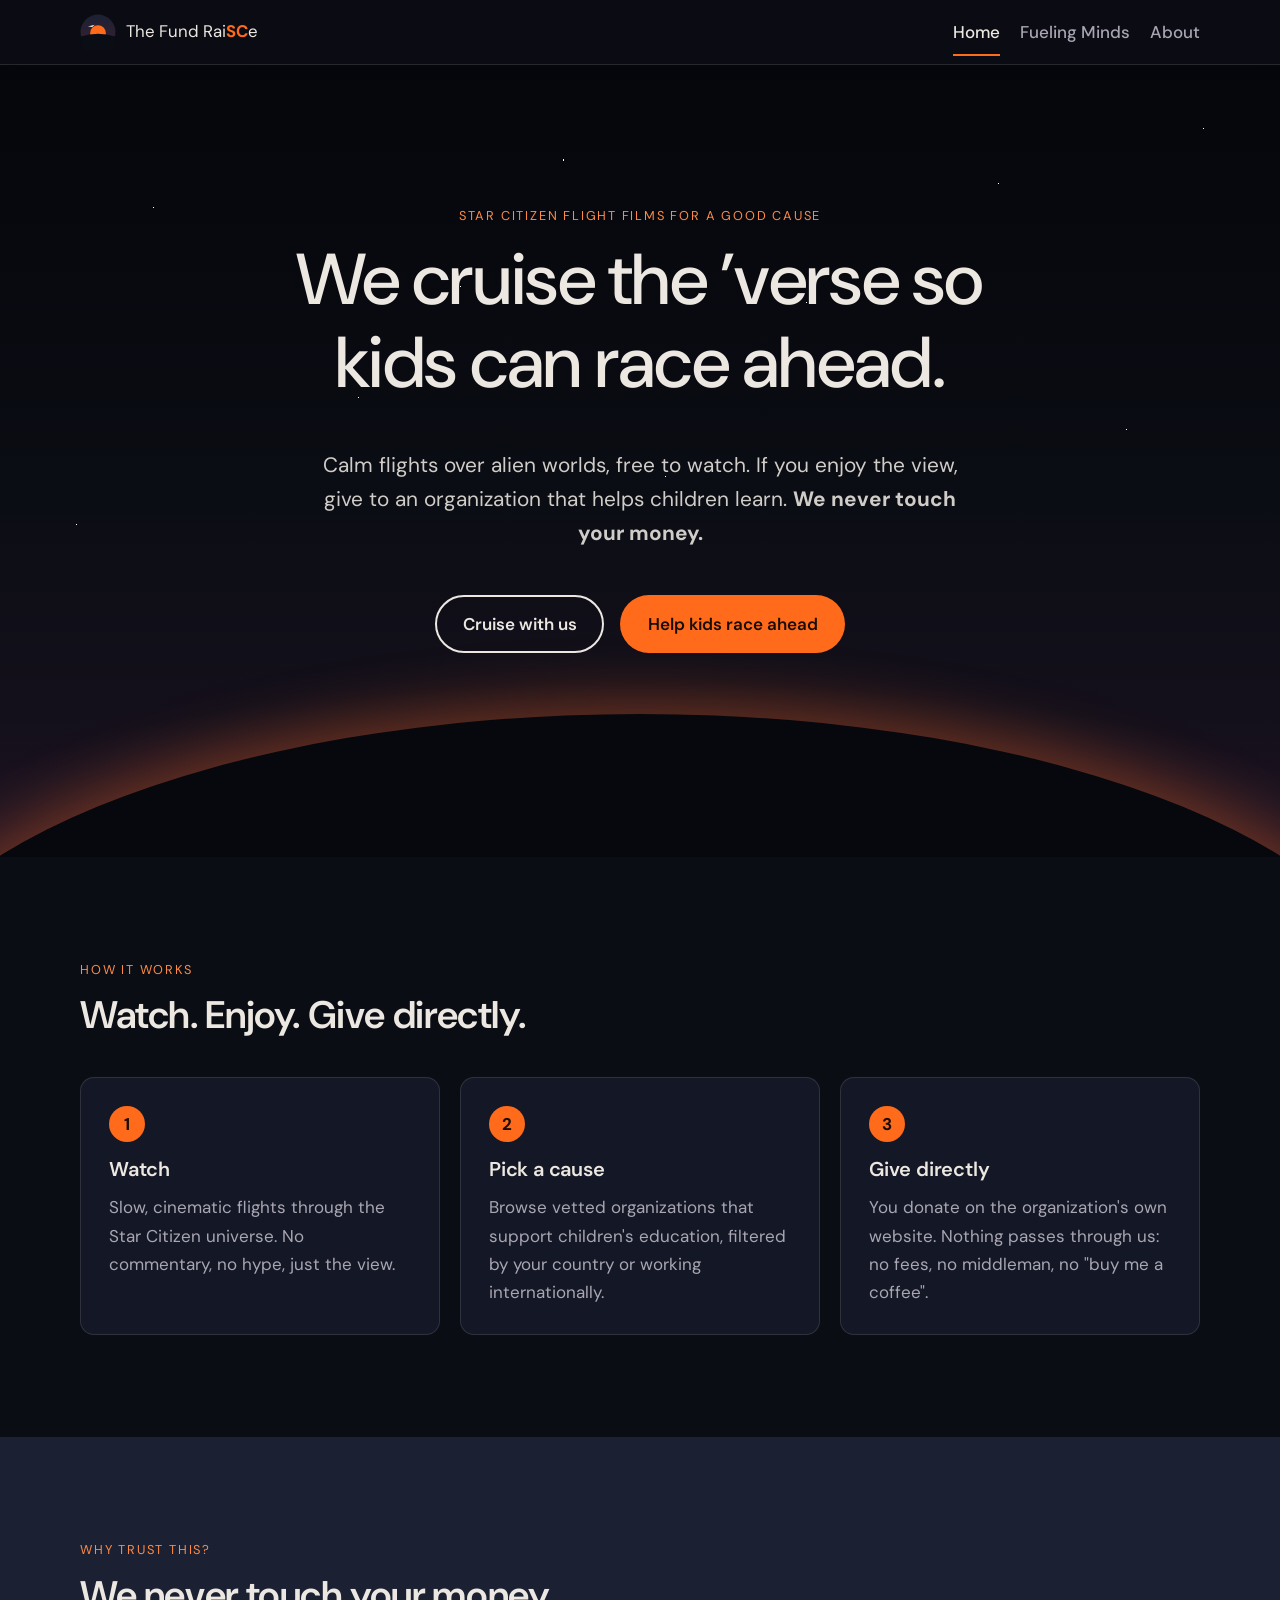
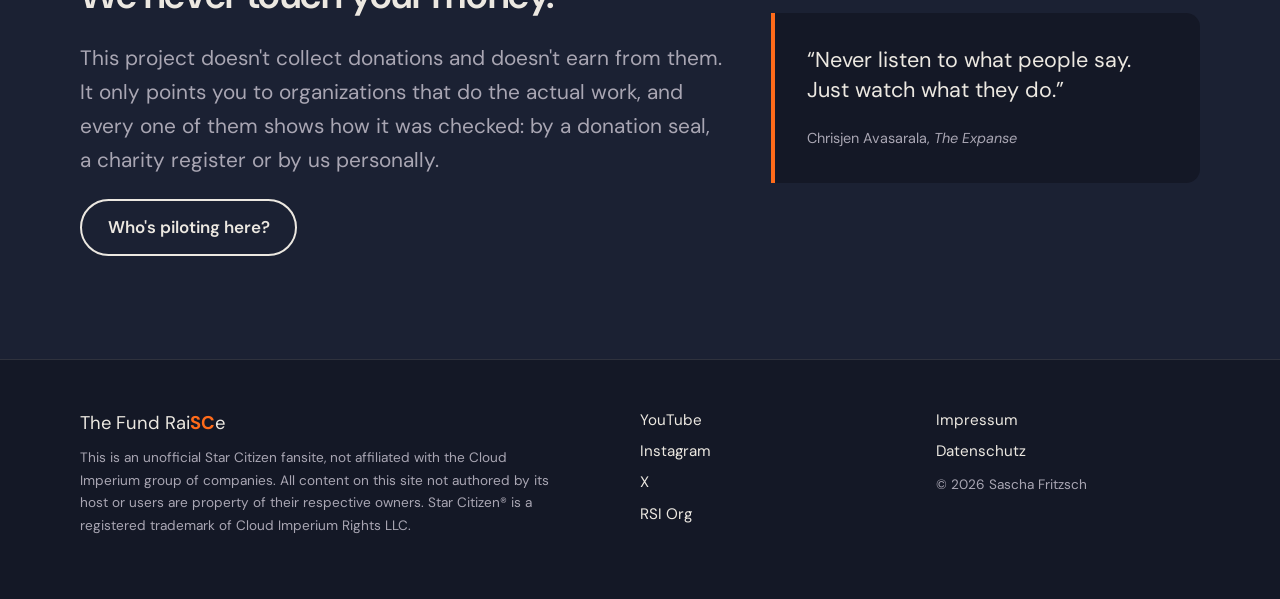
<file: index.html>
<!DOCTYPE html><html lang="en" data-astro-cid-hkbrpulz>
<head><meta charset="utf-8"><meta name="viewport" content="width=device-width, initial-scale=1"><title>The Fund RaiSCe – We cruise the ’verse so kids can race ahead.</title><meta name="description" content="Calm flights through the Star Citizen universe. Watch for free, and if you like what you see, support an organization for children’s education. We never touch your money."><link rel="icon" type="image/svg+xml" href="favicon.svg"><meta property="og:title" content="The Fund RaiSCe – We cruise the ’verse so kids can race ahead."><meta property="og:description" content="Calm flights through the Star Citizen universe. Watch for free, and if you like what you see, support an organization for children’s education. We never touch your money."><meta property="og:type" content="website"><meta name="theme-color" content="#0b0d14"><link rel="preconnect" href="https://fonts.googleapis.com"><link rel="preconnect" href="https://fonts.gstatic.com" crossorigin><link href="https://fonts.googleapis.com/css2?family=DM+Sans:wght@100..1000&display=swap" rel="stylesheet"><style id="base-styles">:root{--bg:#0b0d14;--bg-raised:#141826;--bg-soft:#1b2133;--text:#ece8e1;--text-muted:#a9a6b3;--accent:#ff6b1a;--accent-strong:#ff8a45;--accent-ink:#1a0d05;--line:#ece8e11f;--radius:14px;--max:1120px;--font:"DM Sans", system-ui, -apple-system, "Segoe UI", sans-serif;color-scheme:dark}*,:before,:after{box-sizing:border-box}html{scroll-behavior:smooth}body{background:var(--bg);color:var(--text);font-family:var(--font);-webkit-font-smoothing:antialiased;margin:0;font-size:1.0625rem;line-height:1.65}img,svg{max-width:100%;display:block}a{color:var(--accent-strong);text-underline-offset:.18em}a:hover{color:var(--accent)}h1,h2,h3{letter-spacing:-.01em;margin:0 0 .6em;font-weight:600;line-height:1.15}h1{font-size:clamp(2.4rem,6vw,4.5rem);font-weight:500}h2{font-size:clamp(1.6rem,3.5vw,2.4rem)}h3{font-size:1.25rem}p{margin:0 0 1em}.container{width:min(100% - 2.5rem, var(--max));margin-inline:auto}.section{padding-block:clamp(3.5rem,8vw,6.5rem)}.eyebrow{letter-spacing:.14em;text-transform:uppercase;color:var(--accent-strong);margin-bottom:.8rem;font-size:.8rem}.lead{color:var(--text-muted);max-width:42rem;font-size:clamp(1.1rem,2vw,1.3rem)}.btn{border:2px solid #0000;border-radius:999px;justify-content:center;align-items:center;gap:.5em;min-height:48px;padding:.75em 1.5em;font-weight:600;text-decoration:none;transition:background .15s,color .15s,border-color .15s;display:inline-flex}.btn-primary{background:var(--accent);color:var(--accent-ink)}.btn-primary:hover{background:var(--accent-strong);color:var(--accent-ink)}.btn-secondary{border-color:var(--text);color:var(--text)}.btn-secondary:hover{background:var(--text);color:var(--bg)}.todo{border:2px dashed var(--accent);border-radius:var(--radius);color:var(--text);background:#ff6b1a14;padding:1rem 1.25rem}:focus-visible{outline:3px solid var(--accent-strong);outline-offset:3px}.skip-link{background:var(--accent);color:var(--accent-ink);z-index:100;border-radius:8px;padding:.5rem 1rem;position:absolute;top:-4rem;left:1rem}.skip-link:focus{top:1rem}.prose{max-width:44rem}.prose h2{margin-top:2em;font-size:1.5rem}.prose h3{margin-top:1.6em}@media (prefers-reduced-motion:reduce){html{scroll-behavior:auto}*,:before,:after{transition:none!important;animation:none!important}}.site-header[data-astro-cid-hkbrpulz]{z-index:50;backdrop-filter:blur(10px);border-bottom:1px solid var(--line);background:#0b0d14d1;position:sticky;top:0}.header-inner[data-astro-cid-hkbrpulz]{flex-wrap:wrap;justify-content:space-between;align-items:center;gap:1rem;min-height:64px;display:flex}.brand[data-astro-cid-hkbrpulz]{color:var(--text);align-items:center;gap:.6rem;font-size:1.05rem;text-decoration:none;display:flex}.brand[data-astro-cid-hkbrpulz] strong[data-astro-cid-hkbrpulz]{color:var(--accent);font-weight:700}nav[data-astro-cid-hkbrpulz] ul[data-astro-cid-hkbrpulz]{flex-wrap:wrap;gap:.25rem 1.25rem;margin:0;padding:0;list-style:none;display:flex}.site-header[data-astro-cid-hkbrpulz] nav[data-astro-cid-hkbrpulz] a[data-astro-cid-hkbrpulz]{color:var(--text-muted);padding-block:.6rem;font-weight:500;text-decoration:none;display:inline-block}.site-header[data-astro-cid-hkbrpulz] nav[data-astro-cid-hkbrpulz] a[data-astro-cid-hkbrpulz]:hover,.site-header[data-astro-cid-hkbrpulz] nav[data-astro-cid-hkbrpulz] a[data-astro-cid-hkbrpulz][aria-current=page]{color:var(--text)}.site-header[data-astro-cid-hkbrpulz] nav[data-astro-cid-hkbrpulz] a[data-astro-cid-hkbrpulz][aria-current=page]{box-shadow:inset 0 -2px 0 var(--accent)}.site-footer[data-astro-cid-hkbrpulz]{border-top:1px solid var(--line);background:var(--bg-raised);padding-block:3rem;font-size:.95rem}.footer-inner[data-astro-cid-hkbrpulz]{grid-template-columns:2fr 1fr 1fr;gap:2rem;display:grid}.footer-inner[data-astro-cid-hkbrpulz] ul[data-astro-cid-hkbrpulz]{flex-direction:column;gap:.4rem}.footer-inner[data-astro-cid-hkbrpulz] a[data-astro-cid-hkbrpulz]{color:var(--text);text-decoration:none}.footer-inner[data-astro-cid-hkbrpulz] a[data-astro-cid-hkbrpulz]:hover{color:var(--accent-strong);text-decoration:underline}.footer-brand[data-astro-cid-hkbrpulz]{margin-bottom:.4rem;font-size:1.15rem}.footer-brand[data-astro-cid-hkbrpulz] strong[data-astro-cid-hkbrpulz]{color:var(--accent)}.footer-note[data-astro-cid-hkbrpulz]{color:var(--text-muted);max-width:30rem;margin-top:.6rem;font-size:.85rem}@media (width<=720px){.footer-inner[data-astro-cid-hkbrpulz]{grid-template-columns:1fr}}
</style><style>.hero[data-astro-cid-lcdefpme]{isolation:isolate;align-items:center;min-height:min(88vh,820px);display:grid;position:relative;overflow:hidden}.hero-media[data-astro-cid-lcdefpme]{z-index:-1;background:radial-gradient(120% 60% at 50% 115%,#ff6b1a 0%,#8a2e1a 22%,#3a203099 42%,#0000 62%),radial-gradient(1px 1px at 12% 18%,#fff 50%,#0000 51%),radial-gradient(1px 1px at 28% 42%,#fff 50%,#0000 51%),radial-gradient(1.5px 1.5px at 44% 12%,#fff 50%,#0000 51%),radial-gradient(1px 1px at 63% 30%,#fff 50%,#0000 51%),radial-gradient(1px 1px at 78% 15%,#fff 50%,#0000 51%),radial-gradient(1.5px 1.5px at 88% 46%,#fff 50%,#0000 51%),radial-gradient(1px 1px at 6% 58%,#fff 50%,#0000 51%),radial-gradient(1px 1px at 52% 52%,#fff 50%,#0000 51%),radial-gradient(1px 1px at 94% 8%,#fff 50%,#0000 51%),radial-gradient(1px 1px at 36% 28%,#fff 50%,#0000 51%),linear-gradient(#05060b 0%,#0b0d14 55%,#1a1220 100%);position:absolute;inset:0}.hero-media[data-astro-cid-lcdefpme]:after{content:"";background:#07080d;border-radius:50%;height:80%;position:absolute;bottom:-62%;left:-10%;right:-10%;box-shadow:0 -12px 60px #ff6b1a59}.hero-content[data-astro-cid-lcdefpme]{text-align:center;flex-direction:column;align-items:center;padding-block:5rem 9rem;display:flex}.hero[data-astro-cid-lcdefpme] h1[data-astro-cid-lcdefpme]{max-width:16ch}.hero[data-astro-cid-lcdefpme] .lead[data-astro-cid-lcdefpme]{color:var(--text);opacity:.88}.cta[data-astro-cid-lcdefpme]{flex-wrap:wrap;justify-content:center;gap:1rem;margin-top:1.5rem;display:flex}.steps[data-astro-cid-lcdefpme]{grid-template-columns:repeat(auto-fit,minmax(240px,1fr));gap:1.25rem;margin:2.5rem 0 0;padding:0;list-style:none;display:grid}.steps[data-astro-cid-lcdefpme] li[data-astro-cid-lcdefpme]{background:var(--bg-raised);border:1px solid var(--line);border-radius:var(--radius);padding:1.75rem}.steps[data-astro-cid-lcdefpme] p[data-astro-cid-lcdefpme]{color:var(--text-muted);margin:0}.step-no[data-astro-cid-lcdefpme]{background:var(--accent);width:2.25rem;height:2.25rem;color:var(--accent-ink);border-radius:50%;place-items:center;margin-bottom:1rem;font-weight:700;display:inline-grid}.trust[data-astro-cid-lcdefpme]{background:var(--bg-soft)}.trust-inner[data-astro-cid-lcdefpme]{grid-template-columns:3fr 2fr;align-items:center;gap:3rem;display:grid}blockquote[data-astro-cid-lcdefpme]{border-left:4px solid var(--accent);background:var(--bg-raised);border-radius:0 var(--radius) var(--radius) 0;margin:0;padding:2rem}blockquote[data-astro-cid-lcdefpme] p[data-astro-cid-lcdefpme]{font-size:1.35rem;line-height:1.4}blockquote[data-astro-cid-lcdefpme] footer[data-astro-cid-lcdefpme]{color:var(--text-muted);font-size:.9rem}@media (width<=800px){.trust-inner[data-astro-cid-lcdefpme]{grid-template-columns:1fr}}
</style></head><body data-astro-cid-hkbrpulz><a class="skip-link" href="#main" data-astro-cid-hkbrpulz>Skip to content</a><header class="site-header" data-astro-cid-hkbrpulz><div class="container header-inner" data-astro-cid-hkbrpulz><a class="brand" href="index.html" aria-label="The Fund RaiSCe – home" data-astro-cid-hkbrpulz><img src="favicon.svg" alt="" width="36" height="36" data-astro-cid-hkbrpulz><span data-astro-cid-hkbrpulz>The Fund Rai<strong data-astro-cid-hkbrpulz>SC</strong>e</span></a><nav aria-label="Main" data-astro-cid-hkbrpulz><ul data-astro-cid-hkbrpulz><li data-astro-cid-hkbrpulz><a href="index.html" aria-current="page" data-astro-cid-hkbrpulz>Home</a></li><li data-astro-cid-hkbrpulz><a href="fueling-minds/index.html" data-astro-cid-hkbrpulz>Fueling Minds</a></li><li data-astro-cid-hkbrpulz><a href="about/index.html" data-astro-cid-hkbrpulz>About</a></li></ul></nav></div></header><main id="main" data-astro-cid-hkbrpulz><section class="hero" aria-labelledby="hero-title" data-astro-cid-lcdefpme><!--
      Placeholder backdrop (CSS starfield + planet glow).
      TODO(Sascha): replace with a still or a muted loop from the 5.0 footage:
      put it into public/media/ and set it as background in .hero-media below.
    --><div class="hero-media" aria-hidden="true" data-astro-cid-lcdefpme></div><div class="container hero-content" data-astro-cid-lcdefpme><p class="eyebrow" data-astro-cid-lcdefpme>Star Citizen flight films for a good cause</p><h1 id="hero-title" data-astro-cid-lcdefpme>We cruise the ’verse so kids can race ahead.</h1><p class="lead" data-astro-cid-lcdefpme>Calm flights over alien worlds, free to watch. If you enjoy the view, give to an organization that helps children learn. <strong data-astro-cid-lcdefpme>We never touch your money.</strong></p><div class="cta" data-astro-cid-lcdefpme><a class="btn btn-secondary" href="https://www.youtube.com/@FundRaiSCe" rel="noopener" target="_blank" data-astro-cid-lcdefpme>Cruise with us</a><a class="btn btn-primary" href="fueling-minds/index.html" data-astro-cid-lcdefpme>Help kids race ahead</a></div></div></section><section class="section how" aria-labelledby="how-title" data-astro-cid-lcdefpme><div class="container" data-astro-cid-lcdefpme><p class="eyebrow" data-astro-cid-lcdefpme>How it works</p><h2 id="how-title" data-astro-cid-lcdefpme>Watch. Enjoy. Give directly.</h2><ol class="steps" data-astro-cid-lcdefpme><li data-astro-cid-lcdefpme><span class="step-no" data-astro-cid-lcdefpme>1</span><h3 data-astro-cid-lcdefpme>Watch</h3><p data-astro-cid-lcdefpme>Slow, cinematic flights through the Star Citizen universe. No commentary, no hype, just the view.</p></li><li data-astro-cid-lcdefpme><span class="step-no" data-astro-cid-lcdefpme>2</span><h3 data-astro-cid-lcdefpme>Pick a cause</h3><p data-astro-cid-lcdefpme>Browse vetted organizations that support children's education, filtered by your country or working internationally.</p></li><li data-astro-cid-lcdefpme><span class="step-no" data-astro-cid-lcdefpme>3</span><h3 data-astro-cid-lcdefpme>Give directly</h3><p data-astro-cid-lcdefpme>You donate on the organization's own website. Nothing passes through us: no fees, no middleman, no "buy me a coffee".</p></li></ol></div></section><section class="section trust" aria-labelledby="trust-title" data-astro-cid-lcdefpme><div class="container trust-inner" data-astro-cid-lcdefpme><div data-astro-cid-lcdefpme><p class="eyebrow" data-astro-cid-lcdefpme>Why trust this?</p><h2 id="trust-title" data-astro-cid-lcdefpme>We never touch your money.</h2><p class="lead" data-astro-cid-lcdefpme>This project doesn't collect donations and doesn't earn from them. It only points you to organizations that do the actual work, and every one of them shows how it was checked: by a donation seal, a charity register or by us personally.</p><a class="btn btn-secondary" href="about/index.html" data-astro-cid-lcdefpme>Who's piloting here?</a></div><blockquote data-astro-cid-lcdefpme><p data-astro-cid-lcdefpme>“Never listen to what people say. Just watch what they do.”</p><footer data-astro-cid-lcdefpme>Chrisjen Avasarala, <cite data-astro-cid-lcdefpme>The Expanse</cite></footer></blockquote></div></section></main><footer class="site-footer" data-astro-cid-hkbrpulz><div class="container footer-inner" data-astro-cid-hkbrpulz><div data-astro-cid-hkbrpulz><p class="footer-brand" data-astro-cid-hkbrpulz>The Fund Rai<strong data-astro-cid-hkbrpulz>SC</strong>e</p><p class="footer-note" data-astro-cid-hkbrpulz>This is an unofficial Star Citizen fansite, not affiliated with the Cloud Imperium group of companies. All content on this site not authored by its host or users are property of their respective owners. Star Citizen® is a registered trademark of Cloud Imperium Rights LLC.</p></div><nav aria-label="Social media" data-astro-cid-hkbrpulz><ul data-astro-cid-hkbrpulz><li data-astro-cid-hkbrpulz><a href="https://www.youtube.com/@FundRaiSCe" rel="noopener" target="_blank" data-astro-cid-hkbrpulz>YouTube</a></li><li data-astro-cid-hkbrpulz><a href="https://www.instagram.com/fundraisce/" rel="noopener" target="_blank" data-astro-cid-hkbrpulz>Instagram</a></li><li data-astro-cid-hkbrpulz><a href="https://x.com/fundraisce" rel="noopener" target="_blank" data-astro-cid-hkbrpulz>X</a></li><li data-astro-cid-hkbrpulz><a href="https://robertsspaceindustries.com/orgs/FUNDRAISCE" rel="noopener" target="_blank" data-astro-cid-hkbrpulz>RSI Org</a></li></ul></nav><nav aria-label="Legal" data-astro-cid-hkbrpulz><ul data-astro-cid-hkbrpulz><li data-astro-cid-hkbrpulz><a href="impressum/index.html" data-astro-cid-hkbrpulz>Impressum</a></li><li data-astro-cid-hkbrpulz><a href="datenschutz/index.html" data-astro-cid-hkbrpulz>Datenschutz</a></li></ul><p class="footer-note" data-astro-cid-hkbrpulz>© 2026 Sascha Fritzsch</p></nav></div></footer></body>
</html>
</file>
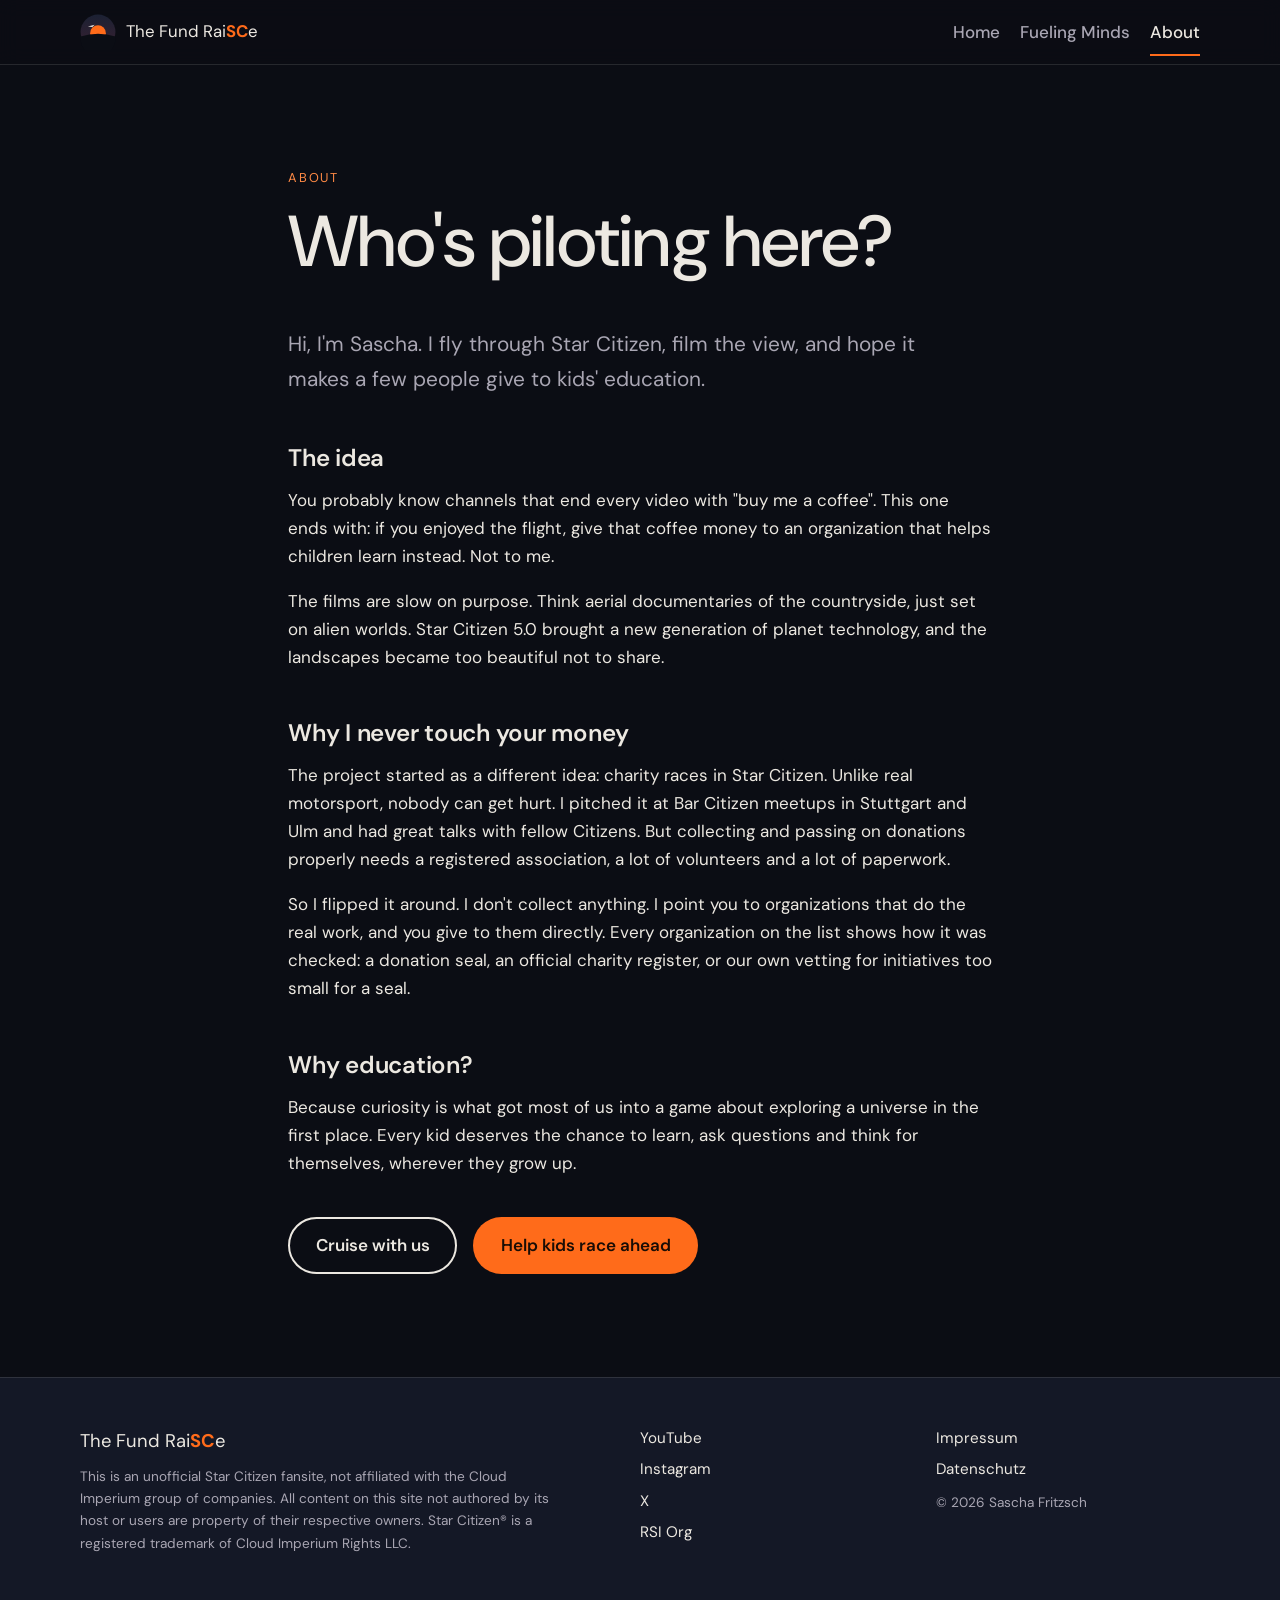
<file: about/index.html>
<!DOCTYPE html><!--
  DRAFT (written by Claude from Sascha's notes). Sascha: rewrite anything that doesn't sound like you.
--><html lang="en" data-astro-cid-hkbrpulz>
<head><meta charset="utf-8"><meta name="viewport" content="width=device-width, initial-scale=1"><title>About · The Fund RaiSCe</title><meta name="description" content="Who's piloting The Fund RaiSCe, and why the money never goes through us."><link rel="icon" type="image/svg+xml" href="../favicon.svg"><meta property="og:title" content="About · The Fund RaiSCe"><meta property="og:description" content="Who's piloting The Fund RaiSCe, and why the money never goes through us."><meta property="og:type" content="website"><meta name="theme-color" content="#0b0d14"><link rel="preconnect" href="https://fonts.googleapis.com"><link rel="preconnect" href="https://fonts.gstatic.com" crossorigin><link href="https://fonts.googleapis.com/css2?family=DM+Sans:wght@100..1000&display=swap" rel="stylesheet"><style id="base-styles">:root{--bg:#0b0d14;--bg-raised:#141826;--bg-soft:#1b2133;--text:#ece8e1;--text-muted:#a9a6b3;--accent:#ff6b1a;--accent-strong:#ff8a45;--accent-ink:#1a0d05;--line:#ece8e11f;--radius:14px;--max:1120px;--font:"DM Sans", system-ui, -apple-system, "Segoe UI", sans-serif;color-scheme:dark}*,:before,:after{box-sizing:border-box}html{scroll-behavior:smooth}body{background:var(--bg);color:var(--text);font-family:var(--font);-webkit-font-smoothing:antialiased;margin:0;font-size:1.0625rem;line-height:1.65}img,svg{max-width:100%;display:block}a{color:var(--accent-strong);text-underline-offset:.18em}a:hover{color:var(--accent)}h1,h2,h3{letter-spacing:-.01em;margin:0 0 .6em;font-weight:600;line-height:1.15}h1{font-size:clamp(2.4rem,6vw,4.5rem);font-weight:500}h2{font-size:clamp(1.6rem,3.5vw,2.4rem)}h3{font-size:1.25rem}p{margin:0 0 1em}.container{width:min(100% - 2.5rem, var(--max));margin-inline:auto}.section{padding-block:clamp(3.5rem,8vw,6.5rem)}.eyebrow{letter-spacing:.14em;text-transform:uppercase;color:var(--accent-strong);margin-bottom:.8rem;font-size:.8rem}.lead{color:var(--text-muted);max-width:42rem;font-size:clamp(1.1rem,2vw,1.3rem)}.btn{border:2px solid #0000;border-radius:999px;justify-content:center;align-items:center;gap:.5em;min-height:48px;padding:.75em 1.5em;font-weight:600;text-decoration:none;transition:background .15s,color .15s,border-color .15s;display:inline-flex}.btn-primary{background:var(--accent);color:var(--accent-ink)}.btn-primary:hover{background:var(--accent-strong);color:var(--accent-ink)}.btn-secondary{border-color:var(--text);color:var(--text)}.btn-secondary:hover{background:var(--text);color:var(--bg)}.todo{border:2px dashed var(--accent);border-radius:var(--radius);color:var(--text);background:#ff6b1a14;padding:1rem 1.25rem}:focus-visible{outline:3px solid var(--accent-strong);outline-offset:3px}.skip-link{background:var(--accent);color:var(--accent-ink);z-index:100;border-radius:8px;padding:.5rem 1rem;position:absolute;top:-4rem;left:1rem}.skip-link:focus{top:1rem}.prose{max-width:44rem}.prose h2{margin-top:2em;font-size:1.5rem}.prose h3{margin-top:1.6em}@media (prefers-reduced-motion:reduce){html{scroll-behavior:auto}*,:before,:after{transition:none!important;animation:none!important}}.site-header[data-astro-cid-hkbrpulz]{z-index:50;backdrop-filter:blur(10px);border-bottom:1px solid var(--line);background:#0b0d14d1;position:sticky;top:0}.header-inner[data-astro-cid-hkbrpulz]{flex-wrap:wrap;justify-content:space-between;align-items:center;gap:1rem;min-height:64px;display:flex}.brand[data-astro-cid-hkbrpulz]{color:var(--text);align-items:center;gap:.6rem;font-size:1.05rem;text-decoration:none;display:flex}.brand[data-astro-cid-hkbrpulz] strong[data-astro-cid-hkbrpulz]{color:var(--accent);font-weight:700}nav[data-astro-cid-hkbrpulz] ul[data-astro-cid-hkbrpulz]{flex-wrap:wrap;gap:.25rem 1.25rem;margin:0;padding:0;list-style:none;display:flex}.site-header[data-astro-cid-hkbrpulz] nav[data-astro-cid-hkbrpulz] a[data-astro-cid-hkbrpulz]{color:var(--text-muted);padding-block:.6rem;font-weight:500;text-decoration:none;display:inline-block}.site-header[data-astro-cid-hkbrpulz] nav[data-astro-cid-hkbrpulz] a[data-astro-cid-hkbrpulz]:hover,.site-header[data-astro-cid-hkbrpulz] nav[data-astro-cid-hkbrpulz] a[data-astro-cid-hkbrpulz][aria-current=page]{color:var(--text)}.site-header[data-astro-cid-hkbrpulz] nav[data-astro-cid-hkbrpulz] a[data-astro-cid-hkbrpulz][aria-current=page]{box-shadow:inset 0 -2px 0 var(--accent)}.site-footer[data-astro-cid-hkbrpulz]{border-top:1px solid var(--line);background:var(--bg-raised);padding-block:3rem;font-size:.95rem}.footer-inner[data-astro-cid-hkbrpulz]{grid-template-columns:2fr 1fr 1fr;gap:2rem;display:grid}.footer-inner[data-astro-cid-hkbrpulz] ul[data-astro-cid-hkbrpulz]{flex-direction:column;gap:.4rem}.footer-inner[data-astro-cid-hkbrpulz] a[data-astro-cid-hkbrpulz]{color:var(--text);text-decoration:none}.footer-inner[data-astro-cid-hkbrpulz] a[data-astro-cid-hkbrpulz]:hover{color:var(--accent-strong);text-decoration:underline}.footer-brand[data-astro-cid-hkbrpulz]{margin-bottom:.4rem;font-size:1.15rem}.footer-brand[data-astro-cid-hkbrpulz] strong[data-astro-cid-hkbrpulz]{color:var(--accent)}.footer-note[data-astro-cid-hkbrpulz]{color:var(--text-muted);max-width:30rem;margin-top:.6rem;font-size:.85rem}@media (width<=720px){.footer-inner[data-astro-cid-hkbrpulz]{grid-template-columns:1fr}}
</style><style>.cta[data-astro-cid-ta2fbyqs]{flex-wrap:wrap;gap:1rem;margin-top:2.5rem;display:flex}
</style></head><body data-astro-cid-hkbrpulz><a class="skip-link" href="#main" data-astro-cid-hkbrpulz>Skip to content</a><header class="site-header" data-astro-cid-hkbrpulz><div class="container header-inner" data-astro-cid-hkbrpulz><a class="brand" href="../index.html" aria-label="The Fund RaiSCe – home" data-astro-cid-hkbrpulz><img src="../favicon.svg" alt="" width="36" height="36" data-astro-cid-hkbrpulz><span data-astro-cid-hkbrpulz>The Fund Rai<strong data-astro-cid-hkbrpulz>SC</strong>e</span></a><nav aria-label="Main" data-astro-cid-hkbrpulz><ul data-astro-cid-hkbrpulz><li data-astro-cid-hkbrpulz><a href="../index.html" data-astro-cid-hkbrpulz>Home</a></li><li data-astro-cid-hkbrpulz><a href="../fueling-minds/index.html" data-astro-cid-hkbrpulz>Fueling Minds</a></li><li data-astro-cid-hkbrpulz><a href="index.html" aria-current="page" data-astro-cid-hkbrpulz>About</a></li></ul></nav></div></header><main id="main" data-astro-cid-hkbrpulz><section class="section" data-astro-cid-ta2fbyqs><div class="container prose" data-astro-cid-ta2fbyqs><p class="eyebrow" data-astro-cid-ta2fbyqs>About</p><h1 data-astro-cid-ta2fbyqs>Who's piloting here?</h1><p class="lead" data-astro-cid-ta2fbyqs>Hi, I'm Sascha. I fly through Star Citizen, film the view, and hope it makes a few people give to kids' education.</p><h2 data-astro-cid-ta2fbyqs>The idea</h2><p data-astro-cid-ta2fbyqs>You probably know channels that end every video with "buy me a coffee". This one ends with: if you enjoyed the flight, give that coffee money to an organization that helps children learn instead. Not to me.</p><p data-astro-cid-ta2fbyqs>The films are slow on purpose. Think aerial documentaries of the countryside, just set on alien worlds. Star Citizen 5.0 brought a new generation of planet technology, and the landscapes became too beautiful not to share.</p><h2 data-astro-cid-ta2fbyqs>Why I never touch your money</h2><p data-astro-cid-ta2fbyqs>The project started as a different idea: charity races in Star Citizen. Unlike real motorsport, nobody can get hurt. I pitched it at Bar Citizen meetups in Stuttgart and Ulm and had great talks with fellow Citizens. But collecting and passing on donations properly needs a registered association, a lot of volunteers and a lot of paperwork.</p><p data-astro-cid-ta2fbyqs>So I flipped it around. I don't collect anything. I point you to organizations that do the real work, and you give to them directly. Every organization on the list shows how it was checked: a donation seal, an official charity register, or our own vetting for initiatives too small for a seal.</p><h2 data-astro-cid-ta2fbyqs>Why education?</h2><p data-astro-cid-ta2fbyqs>Because curiosity is what got most of us into a game about exploring a universe in the first place. Every kid deserves the chance to learn, ask questions and think for themselves, wherever they grow up.</p><div class="cta" data-astro-cid-ta2fbyqs><a class="btn btn-secondary" href="https://www.youtube.com/@FundRaiSCe" rel="noopener" target="_blank" data-astro-cid-ta2fbyqs>Cruise with us</a><a class="btn btn-primary" href="../fueling-minds/index.html" data-astro-cid-ta2fbyqs>Help kids race ahead</a></div></div></section></main><footer class="site-footer" data-astro-cid-hkbrpulz><div class="container footer-inner" data-astro-cid-hkbrpulz><div data-astro-cid-hkbrpulz><p class="footer-brand" data-astro-cid-hkbrpulz>The Fund Rai<strong data-astro-cid-hkbrpulz>SC</strong>e</p><p class="footer-note" data-astro-cid-hkbrpulz>This is an unofficial Star Citizen fansite, not affiliated with the Cloud Imperium group of companies. All content on this site not authored by its host or users are property of their respective owners. Star Citizen® is a registered trademark of Cloud Imperium Rights LLC.</p></div><nav aria-label="Social media" data-astro-cid-hkbrpulz><ul data-astro-cid-hkbrpulz><li data-astro-cid-hkbrpulz><a href="https://www.youtube.com/@FundRaiSCe" rel="noopener" target="_blank" data-astro-cid-hkbrpulz>YouTube</a></li><li data-astro-cid-hkbrpulz><a href="https://www.instagram.com/fundraisce/" rel="noopener" target="_blank" data-astro-cid-hkbrpulz>Instagram</a></li><li data-astro-cid-hkbrpulz><a href="https://x.com/fundraisce" rel="noopener" target="_blank" data-astro-cid-hkbrpulz>X</a></li><li data-astro-cid-hkbrpulz><a href="https://robertsspaceindustries.com/orgs/FUNDRAISCE" rel="noopener" target="_blank" data-astro-cid-hkbrpulz>RSI Org</a></li></ul></nav><nav aria-label="Legal" data-astro-cid-hkbrpulz><ul data-astro-cid-hkbrpulz><li data-astro-cid-hkbrpulz><a href="../impressum/index.html" data-astro-cid-hkbrpulz>Impressum</a></li><li data-astro-cid-hkbrpulz><a href="../datenschutz/index.html" data-astro-cid-hkbrpulz>Datenschutz</a></li></ul><p class="footer-note" data-astro-cid-hkbrpulz>© 2026 Sascha Fritzsch</p></nav></div></footer></body>
</html>
</file>
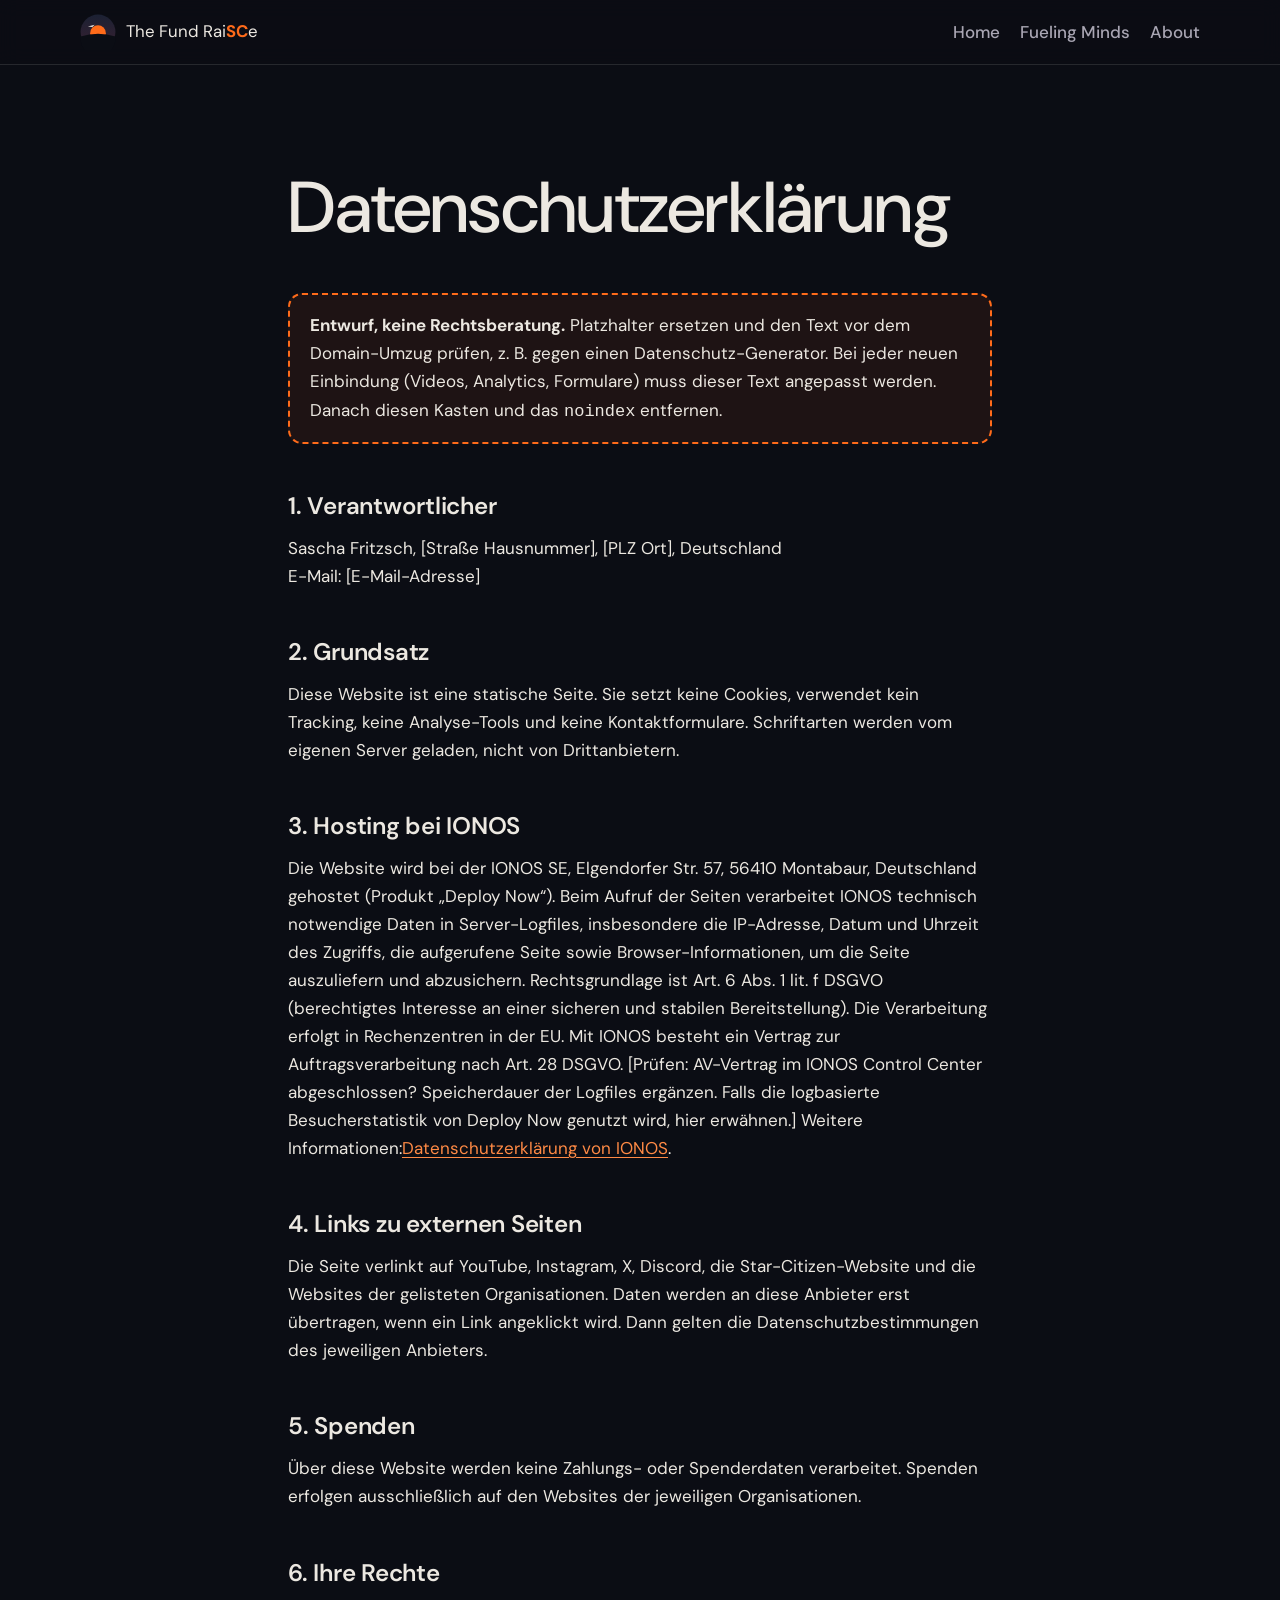
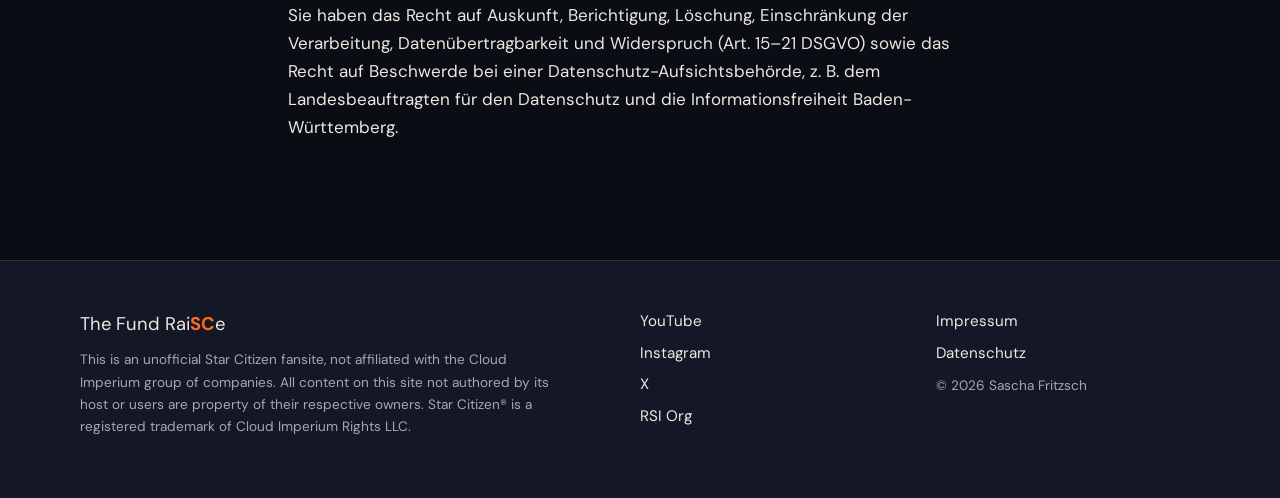
<file: datenschutz/index.html>
<!DOCTYPE html><html lang="en" data-astro-cid-hkbrpulz>
<head><meta charset="utf-8"><meta name="viewport" content="width=device-width, initial-scale=1"><title>Datenschutz · The Fund RaiSCe</title><meta name="description" content="Calm flights through the Star Citizen universe. Watch for free, and if you like what you see, support an organization for children’s education. We never touch your money."><meta name="robots" content="noindex"><link rel="icon" type="image/svg+xml" href="../favicon.svg"><meta property="og:title" content="Datenschutz · The Fund RaiSCe"><meta property="og:description" content="Calm flights through the Star Citizen universe. Watch for free, and if you like what you see, support an organization for children’s education. We never touch your money."><meta property="og:type" content="website"><meta name="theme-color" content="#0b0d14"><link rel="preconnect" href="https://fonts.googleapis.com"><link rel="preconnect" href="https://fonts.gstatic.com" crossorigin><link href="https://fonts.googleapis.com/css2?family=DM+Sans:wght@100..1000&display=swap" rel="stylesheet"><style id="base-styles">:root{--bg:#0b0d14;--bg-raised:#141826;--bg-soft:#1b2133;--text:#ece8e1;--text-muted:#a9a6b3;--accent:#ff6b1a;--accent-strong:#ff8a45;--accent-ink:#1a0d05;--line:#ece8e11f;--radius:14px;--max:1120px;--font:"DM Sans", system-ui, -apple-system, "Segoe UI", sans-serif;color-scheme:dark}*,:before,:after{box-sizing:border-box}html{scroll-behavior:smooth}body{background:var(--bg);color:var(--text);font-family:var(--font);-webkit-font-smoothing:antialiased;margin:0;font-size:1.0625rem;line-height:1.65}img,svg{max-width:100%;display:block}a{color:var(--accent-strong);text-underline-offset:.18em}a:hover{color:var(--accent)}h1,h2,h3{letter-spacing:-.01em;margin:0 0 .6em;font-weight:600;line-height:1.15}h1{font-size:clamp(2.4rem,6vw,4.5rem);font-weight:500}h2{font-size:clamp(1.6rem,3.5vw,2.4rem)}h3{font-size:1.25rem}p{margin:0 0 1em}.container{width:min(100% - 2.5rem, var(--max));margin-inline:auto}.section{padding-block:clamp(3.5rem,8vw,6.5rem)}.eyebrow{letter-spacing:.14em;text-transform:uppercase;color:var(--accent-strong);margin-bottom:.8rem;font-size:.8rem}.lead{color:var(--text-muted);max-width:42rem;font-size:clamp(1.1rem,2vw,1.3rem)}.btn{border:2px solid #0000;border-radius:999px;justify-content:center;align-items:center;gap:.5em;min-height:48px;padding:.75em 1.5em;font-weight:600;text-decoration:none;transition:background .15s,color .15s,border-color .15s;display:inline-flex}.btn-primary{background:var(--accent);color:var(--accent-ink)}.btn-primary:hover{background:var(--accent-strong);color:var(--accent-ink)}.btn-secondary{border-color:var(--text);color:var(--text)}.btn-secondary:hover{background:var(--text);color:var(--bg)}.todo{border:2px dashed var(--accent);border-radius:var(--radius);color:var(--text);background:#ff6b1a14;padding:1rem 1.25rem}:focus-visible{outline:3px solid var(--accent-strong);outline-offset:3px}.skip-link{background:var(--accent);color:var(--accent-ink);z-index:100;border-radius:8px;padding:.5rem 1rem;position:absolute;top:-4rem;left:1rem}.skip-link:focus{top:1rem}.prose{max-width:44rem}.prose h2{margin-top:2em;font-size:1.5rem}.prose h3{margin-top:1.6em}@media (prefers-reduced-motion:reduce){html{scroll-behavior:auto}*,:before,:after{transition:none!important;animation:none!important}}.site-header[data-astro-cid-hkbrpulz]{z-index:50;backdrop-filter:blur(10px);border-bottom:1px solid var(--line);background:#0b0d14d1;position:sticky;top:0}.header-inner[data-astro-cid-hkbrpulz]{flex-wrap:wrap;justify-content:space-between;align-items:center;gap:1rem;min-height:64px;display:flex}.brand[data-astro-cid-hkbrpulz]{color:var(--text);align-items:center;gap:.6rem;font-size:1.05rem;text-decoration:none;display:flex}.brand[data-astro-cid-hkbrpulz] strong[data-astro-cid-hkbrpulz]{color:var(--accent);font-weight:700}nav[data-astro-cid-hkbrpulz] ul[data-astro-cid-hkbrpulz]{flex-wrap:wrap;gap:.25rem 1.25rem;margin:0;padding:0;list-style:none;display:flex}.site-header[data-astro-cid-hkbrpulz] nav[data-astro-cid-hkbrpulz] a[data-astro-cid-hkbrpulz]{color:var(--text-muted);padding-block:.6rem;font-weight:500;text-decoration:none;display:inline-block}.site-header[data-astro-cid-hkbrpulz] nav[data-astro-cid-hkbrpulz] a[data-astro-cid-hkbrpulz]:hover,.site-header[data-astro-cid-hkbrpulz] nav[data-astro-cid-hkbrpulz] a[data-astro-cid-hkbrpulz][aria-current=page]{color:var(--text)}.site-header[data-astro-cid-hkbrpulz] nav[data-astro-cid-hkbrpulz] a[data-astro-cid-hkbrpulz][aria-current=page]{box-shadow:inset 0 -2px 0 var(--accent)}.site-footer[data-astro-cid-hkbrpulz]{border-top:1px solid var(--line);background:var(--bg-raised);padding-block:3rem;font-size:.95rem}.footer-inner[data-astro-cid-hkbrpulz]{grid-template-columns:2fr 1fr 1fr;gap:2rem;display:grid}.footer-inner[data-astro-cid-hkbrpulz] ul[data-astro-cid-hkbrpulz]{flex-direction:column;gap:.4rem}.footer-inner[data-astro-cid-hkbrpulz] a[data-astro-cid-hkbrpulz]{color:var(--text);text-decoration:none}.footer-inner[data-astro-cid-hkbrpulz] a[data-astro-cid-hkbrpulz]:hover{color:var(--accent-strong);text-decoration:underline}.footer-brand[data-astro-cid-hkbrpulz]{margin-bottom:.4rem;font-size:1.15rem}.footer-brand[data-astro-cid-hkbrpulz] strong[data-astro-cid-hkbrpulz]{color:var(--accent)}.footer-note[data-astro-cid-hkbrpulz]{color:var(--text-muted);max-width:30rem;margin-top:.6rem;font-size:.85rem}@media (width<=720px){.footer-inner[data-astro-cid-hkbrpulz]{grid-template-columns:1fr}}
</style></head><body data-astro-cid-hkbrpulz><a class="skip-link" href="#main" data-astro-cid-hkbrpulz>Skip to content</a><header class="site-header" data-astro-cid-hkbrpulz><div class="container header-inner" data-astro-cid-hkbrpulz><a class="brand" href="../index.html" aria-label="The Fund RaiSCe – home" data-astro-cid-hkbrpulz><img src="../favicon.svg" alt="" width="36" height="36" data-astro-cid-hkbrpulz><span data-astro-cid-hkbrpulz>The Fund Rai<strong data-astro-cid-hkbrpulz>SC</strong>e</span></a><nav aria-label="Main" data-astro-cid-hkbrpulz><ul data-astro-cid-hkbrpulz><li data-astro-cid-hkbrpulz><a href="../index.html" data-astro-cid-hkbrpulz>Home</a></li><li data-astro-cid-hkbrpulz><a href="../fueling-minds/index.html" data-astro-cid-hkbrpulz>Fueling Minds</a></li><li data-astro-cid-hkbrpulz><a href="../about/index.html" data-astro-cid-hkbrpulz>About</a></li></ul></nav></div></header><main id="main" data-astro-cid-hkbrpulz><section class="section"><div class="container prose" lang="de"><h1>Datenschutzerklärung</h1><div class="todo"><strong>Entwurf, keine Rechtsberatung.</strong> Platzhalter ersetzen und den Text vor dem Domain-Umzug prüfen, z. B. gegen einen Datenschutz-Generator. Bei jeder neuen Einbindung (Videos, Analytics, Formulare) muss dieser Text angepasst werden. Danach diesen Kasten und das <code>noindex</code> entfernen.</div><h2>1. Verantwortlicher</h2><p>Sascha Fritzsch, [Straße Hausnummer], [PLZ Ort], Deutschland<br>E-Mail: [E-Mail-Adresse]</p><h2>2. Grundsatz</h2><p>Diese Website ist eine statische Seite. Sie setzt keine Cookies, verwendet kein Tracking, keine Analyse-Tools und keine Kontaktformulare. Schriftarten werden vom eigenen Server geladen, nicht von Drittanbietern.</p><h2>3. Hosting bei IONOS</h2><p>Die Website wird bei der IONOS SE, Elgendorfer Str. 57, 56410 Montabaur, Deutschland gehostet (Produkt „Deploy Now“). Beim Aufruf der Seiten verarbeitet IONOS technisch notwendige Daten in Server-Logfiles, insbesondere die IP-Adresse, Datum und Uhrzeit des Zugriffs, die aufgerufene Seite sowie Browser-Informationen, um die Seite auszuliefern und abzusichern. Rechtsgrundlage ist Art. 6 Abs. 1 lit. f DSGVO (berechtigtes Interesse an einer sicheren und stabilen Bereitstellung). Die Verarbeitung erfolgt in Rechenzentren in der EU. Mit IONOS besteht ein Vertrag zur Auftragsverarbeitung nach Art. 28 DSGVO. [Prüfen: AV-Vertrag im IONOS Control Center abgeschlossen? Speicherdauer der Logfiles ergänzen. Falls die logbasierte Besucherstatistik von Deploy Now genutzt wird, hier erwähnen.] Weitere Informationen:<a href="https://www.ionos.de/terms-gtc/datenschutzerklaerung/" rel="noopener">Datenschutzerklärung von IONOS</a>.</p><h2>4. Links zu externen Seiten</h2><p>Die Seite verlinkt auf YouTube, Instagram, X, Discord, die Star-Citizen-Website und die Websites der gelisteten Organisationen. Daten werden an diese Anbieter erst übertragen, wenn ein Link angeklickt wird. Dann gelten die Datenschutzbestimmungen des jeweiligen Anbieters.</p><h2>5. Spenden</h2><p>Über diese Website werden keine Zahlungs- oder Spenderdaten verarbeitet. Spenden erfolgen ausschließlich auf den Websites der jeweiligen Organisationen.</p><h2>6. Ihre Rechte</h2><p>Sie haben das Recht auf Auskunft, Berichtigung, Löschung, Einschränkung der Verarbeitung, Datenübertragbarkeit und Widerspruch (Art. 15–21 DSGVO) sowie das Recht auf Beschwerde bei einer Datenschutz-Aufsichtsbehörde, z. B. dem Landesbeauftragten für den Datenschutz und die Informationsfreiheit Baden-Württemberg.</p></div></section></main><footer class="site-footer" data-astro-cid-hkbrpulz><div class="container footer-inner" data-astro-cid-hkbrpulz><div data-astro-cid-hkbrpulz><p class="footer-brand" data-astro-cid-hkbrpulz>The Fund Rai<strong data-astro-cid-hkbrpulz>SC</strong>e</p><p class="footer-note" data-astro-cid-hkbrpulz>This is an unofficial Star Citizen fansite, not affiliated with the Cloud Imperium group of companies. All content on this site not authored by its host or users are property of their respective owners. Star Citizen® is a registered trademark of Cloud Imperium Rights LLC.</p></div><nav aria-label="Social media" data-astro-cid-hkbrpulz><ul data-astro-cid-hkbrpulz><li data-astro-cid-hkbrpulz><a href="https://www.youtube.com/@FundRaiSCe" rel="noopener" target="_blank" data-astro-cid-hkbrpulz>YouTube</a></li><li data-astro-cid-hkbrpulz><a href="https://www.instagram.com/fundraisce/" rel="noopener" target="_blank" data-astro-cid-hkbrpulz>Instagram</a></li><li data-astro-cid-hkbrpulz><a href="https://x.com/fundraisce" rel="noopener" target="_blank" data-astro-cid-hkbrpulz>X</a></li><li data-astro-cid-hkbrpulz><a href="https://robertsspaceindustries.com/orgs/FUNDRAISCE" rel="noopener" target="_blank" data-astro-cid-hkbrpulz>RSI Org</a></li></ul></nav><nav aria-label="Legal" data-astro-cid-hkbrpulz><ul data-astro-cid-hkbrpulz><li data-astro-cid-hkbrpulz><a href="../impressum/index.html" data-astro-cid-hkbrpulz>Impressum</a></li><li data-astro-cid-hkbrpulz><a href="index.html" data-astro-cid-hkbrpulz>Datenschutz</a></li></ul><p class="footer-note" data-astro-cid-hkbrpulz>© 2026 Sascha Fritzsch</p></nav></div></footer></body>
</html>
</file>
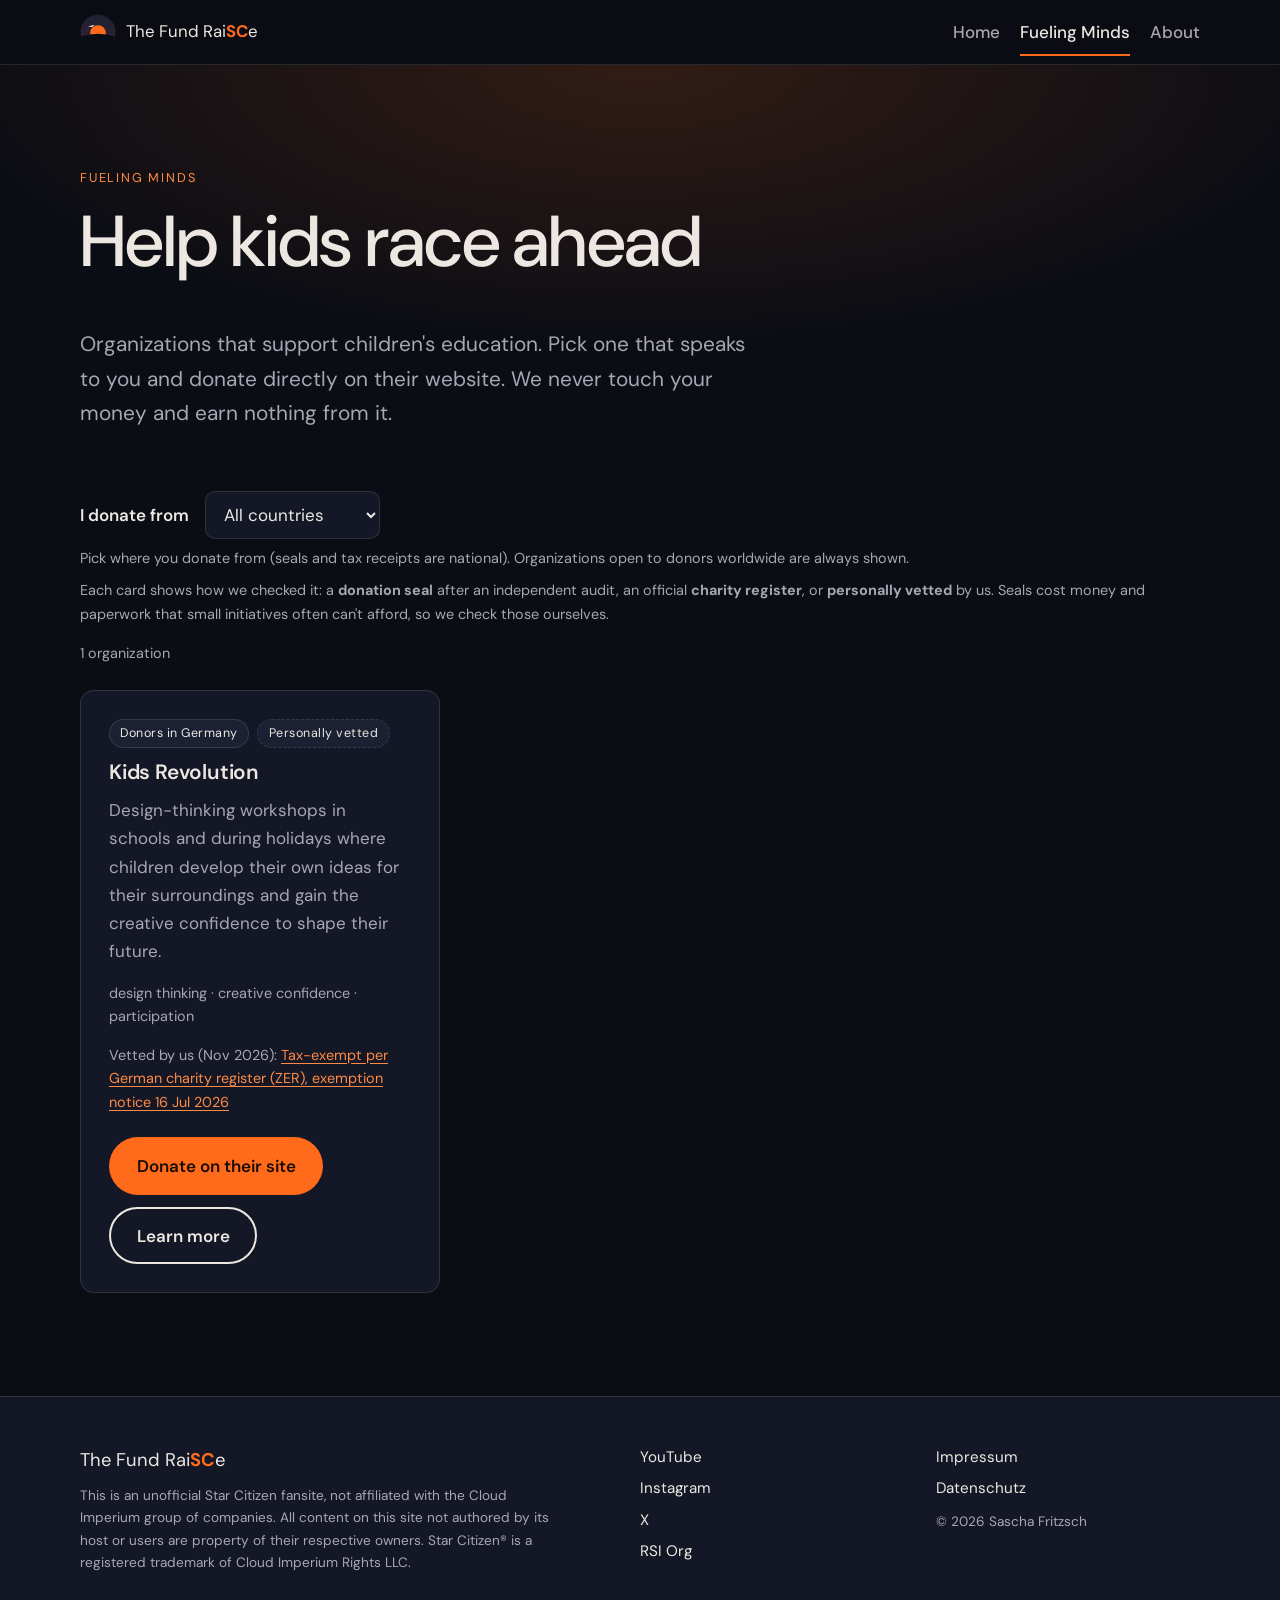
<file: fueling-minds/index.html>
<!DOCTYPE html><html lang="en" data-astro-cid-hkbrpulz>
<head><meta charset="utf-8"><meta name="viewport" content="width=device-width, initial-scale=1"><title>Fueling Minds · The Fund RaiSCe</title><meta name="description" content="Organizations that support children's education, by country or worldwide. Donate directly on their own websites."><link rel="icon" type="image/svg+xml" href="../favicon.svg"><meta property="og:title" content="Fueling Minds · The Fund RaiSCe"><meta property="og:description" content="Organizations that support children's education, by country or worldwide. Donate directly on their own websites."><meta property="og:type" content="website"><meta name="theme-color" content="#0b0d14"><link rel="preconnect" href="https://fonts.googleapis.com"><link rel="preconnect" href="https://fonts.gstatic.com" crossorigin><link href="https://fonts.googleapis.com/css2?family=DM+Sans:wght@100..1000&display=swap" rel="stylesheet"><style id="base-styles">:root{--bg:#0b0d14;--bg-raised:#141826;--bg-soft:#1b2133;--text:#ece8e1;--text-muted:#a9a6b3;--accent:#ff6b1a;--accent-strong:#ff8a45;--accent-ink:#1a0d05;--line:#ece8e11f;--radius:14px;--max:1120px;--font:"DM Sans", system-ui, -apple-system, "Segoe UI", sans-serif;color-scheme:dark}*,:before,:after{box-sizing:border-box}html{scroll-behavior:smooth}body{background:var(--bg);color:var(--text);font-family:var(--font);-webkit-font-smoothing:antialiased;margin:0;font-size:1.0625rem;line-height:1.65}img,svg{max-width:100%;display:block}a{color:var(--accent-strong);text-underline-offset:.18em}a:hover{color:var(--accent)}h1,h2,h3{letter-spacing:-.01em;margin:0 0 .6em;font-weight:600;line-height:1.15}h1{font-size:clamp(2.4rem,6vw,4.5rem);font-weight:500}h2{font-size:clamp(1.6rem,3.5vw,2.4rem)}h3{font-size:1.25rem}p{margin:0 0 1em}.container{width:min(100% - 2.5rem, var(--max));margin-inline:auto}.section{padding-block:clamp(3.5rem,8vw,6.5rem)}.eyebrow{letter-spacing:.14em;text-transform:uppercase;color:var(--accent-strong);margin-bottom:.8rem;font-size:.8rem}.lead{color:var(--text-muted);max-width:42rem;font-size:clamp(1.1rem,2vw,1.3rem)}.btn{border:2px solid #0000;border-radius:999px;justify-content:center;align-items:center;gap:.5em;min-height:48px;padding:.75em 1.5em;font-weight:600;text-decoration:none;transition:background .15s,color .15s,border-color .15s;display:inline-flex}.btn-primary{background:var(--accent);color:var(--accent-ink)}.btn-primary:hover{background:var(--accent-strong);color:var(--accent-ink)}.btn-secondary{border-color:var(--text);color:var(--text)}.btn-secondary:hover{background:var(--text);color:var(--bg)}.todo{border:2px dashed var(--accent);border-radius:var(--radius);color:var(--text);background:#ff6b1a14;padding:1rem 1.25rem}:focus-visible{outline:3px solid var(--accent-strong);outline-offset:3px}.skip-link{background:var(--accent);color:var(--accent-ink);z-index:100;border-radius:8px;padding:.5rem 1rem;position:absolute;top:-4rem;left:1rem}.skip-link:focus{top:1rem}.prose{max-width:44rem}.prose h2{margin-top:2em;font-size:1.5rem}.prose h3{margin-top:1.6em}@media (prefers-reduced-motion:reduce){html{scroll-behavior:auto}*,:before,:after{transition:none!important;animation:none!important}}.site-header[data-astro-cid-hkbrpulz]{z-index:50;backdrop-filter:blur(10px);border-bottom:1px solid var(--line);background:#0b0d14d1;position:sticky;top:0}.header-inner[data-astro-cid-hkbrpulz]{flex-wrap:wrap;justify-content:space-between;align-items:center;gap:1rem;min-height:64px;display:flex}.brand[data-astro-cid-hkbrpulz]{color:var(--text);align-items:center;gap:.6rem;font-size:1.05rem;text-decoration:none;display:flex}.brand[data-astro-cid-hkbrpulz] strong[data-astro-cid-hkbrpulz]{color:var(--accent);font-weight:700}nav[data-astro-cid-hkbrpulz] ul[data-astro-cid-hkbrpulz]{flex-wrap:wrap;gap:.25rem 1.25rem;margin:0;padding:0;list-style:none;display:flex}.site-header[data-astro-cid-hkbrpulz] nav[data-astro-cid-hkbrpulz] a[data-astro-cid-hkbrpulz]{color:var(--text-muted);padding-block:.6rem;font-weight:500;text-decoration:none;display:inline-block}.site-header[data-astro-cid-hkbrpulz] nav[data-astro-cid-hkbrpulz] a[data-astro-cid-hkbrpulz]:hover,.site-header[data-astro-cid-hkbrpulz] nav[data-astro-cid-hkbrpulz] a[data-astro-cid-hkbrpulz][aria-current=page]{color:var(--text)}.site-header[data-astro-cid-hkbrpulz] nav[data-astro-cid-hkbrpulz] a[data-astro-cid-hkbrpulz][aria-current=page]{box-shadow:inset 0 -2px 0 var(--accent)}.site-footer[data-astro-cid-hkbrpulz]{border-top:1px solid var(--line);background:var(--bg-raised);padding-block:3rem;font-size:.95rem}.footer-inner[data-astro-cid-hkbrpulz]{grid-template-columns:2fr 1fr 1fr;gap:2rem;display:grid}.footer-inner[data-astro-cid-hkbrpulz] ul[data-astro-cid-hkbrpulz]{flex-direction:column;gap:.4rem}.footer-inner[data-astro-cid-hkbrpulz] a[data-astro-cid-hkbrpulz]{color:var(--text);text-decoration:none}.footer-inner[data-astro-cid-hkbrpulz] a[data-astro-cid-hkbrpulz]:hover{color:var(--accent-strong);text-decoration:underline}.footer-brand[data-astro-cid-hkbrpulz]{margin-bottom:.4rem;font-size:1.15rem}.footer-brand[data-astro-cid-hkbrpulz] strong[data-astro-cid-hkbrpulz]{color:var(--accent)}.footer-note[data-astro-cid-hkbrpulz]{color:var(--text-muted);max-width:30rem;margin-top:.6rem;font-size:.85rem}@media (width<=720px){.footer-inner[data-astro-cid-hkbrpulz]{grid-template-columns:1fr}}
</style><style>.page-head[data-astro-cid-v57bqkcy]{background:radial-gradient(80% 100% at 50% 0,#ff6b1a29,#0000 70%);padding-bottom:1rem}.list-section[data-astro-cid-v57bqkcy]{padding-top:1.5rem}.filter[data-astro-cid-v57bqkcy]{flex-wrap:wrap;align-items:center;gap:.5rem 1rem;margin-bottom:.5rem;display:flex}.filter[data-astro-cid-v57bqkcy] label[data-astro-cid-v57bqkcy]{font-weight:600}select[data-astro-cid-v57bqkcy]{font:inherit;color:var(--text);background:var(--bg-raised);border:1px solid var(--line);border-radius:10px;min-height:48px;padding:.6rem 2.4rem .6rem .9rem}.filter-hint[data-astro-cid-v57bqkcy],.count[data-astro-cid-v57bqkcy]{color:var(--text-muted);width:100%;margin:0;font-size:.9rem}.count[data-astro-cid-v57bqkcy]{margin-block:1rem 1.5rem}.orgs[data-astro-cid-v57bqkcy]{grid-template-columns:repeat(auto-fill,minmax(300px,1fr));gap:1.25rem;margin:0;padding:0;list-style:none;display:grid}.org[data-astro-cid-v57bqkcy]{background:var(--bg-raised);border:1px solid var(--line);border-radius:var(--radius);flex-direction:column;padding:1.75rem;display:flex}.org[data-astro-cid-v57bqkcy][hidden]{display:none}.org[data-astro-cid-v57bqkcy] h2[data-astro-cid-v57bqkcy]{margin-top:.75rem;font-size:1.3rem}.org[data-astro-cid-v57bqkcy] p[data-astro-cid-v57bqkcy]{color:var(--text-muted)}.org-meta[data-astro-cid-v57bqkcy]{flex-wrap:wrap;gap:.5rem;display:flex}.badge[data-astro-cid-v57bqkcy]{letter-spacing:.04em;background:var(--bg-soft);color:var(--text);border:1px solid var(--line);border-radius:999px;padding:.2rem .65rem;font-size:.78rem}.badge-seal[data-astro-cid-v57bqkcy]{border-color:var(--accent)}.badge-vetted[data-astro-cid-v57bqkcy]{border-style:dashed}.badge-draft[data-astro-cid-v57bqkcy]{border-color:var(--accent);color:var(--accent-strong)}.focus[data-astro-cid-v57bqkcy],.regions[data-astro-cid-v57bqkcy],.trust[data-astro-cid-v57bqkcy]{font-size:.9rem}.org-actions[data-astro-cid-v57bqkcy]{flex-wrap:wrap;gap:.75rem;margin-top:auto;padding-top:.5rem;display:flex}.empty[data-astro-cid-v57bqkcy]{background:var(--bg-raised);border:1px solid var(--line);border-radius:var(--radius);max-width:40rem;padding:2rem}.empty[data-astro-cid-v57bqkcy] p[data-astro-cid-v57bqkcy]{color:var(--text-muted);margin:0}
</style></head><body data-astro-cid-hkbrpulz><a class="skip-link" href="#main" data-astro-cid-hkbrpulz>Skip to content</a><header class="site-header" data-astro-cid-hkbrpulz><div class="container header-inner" data-astro-cid-hkbrpulz><a class="brand" href="../index.html" aria-label="The Fund RaiSCe – home" data-astro-cid-hkbrpulz><img src="../favicon.svg" alt="" width="36" height="36" data-astro-cid-hkbrpulz><span data-astro-cid-hkbrpulz>The Fund Rai<strong data-astro-cid-hkbrpulz>SC</strong>e</span></a><nav aria-label="Main" data-astro-cid-hkbrpulz><ul data-astro-cid-hkbrpulz><li data-astro-cid-hkbrpulz><a href="../index.html" data-astro-cid-hkbrpulz>Home</a></li><li data-astro-cid-hkbrpulz><a href="index.html" aria-current="page" data-astro-cid-hkbrpulz>Fueling Minds</a></li><li data-astro-cid-hkbrpulz><a href="../about/index.html" data-astro-cid-hkbrpulz>About</a></li></ul></nav></div></header><main id="main" data-astro-cid-hkbrpulz><section class="section page-head" data-astro-cid-v57bqkcy><div class="container" data-astro-cid-v57bqkcy><p class="eyebrow" data-astro-cid-v57bqkcy>Fueling minds</p><h1 data-astro-cid-v57bqkcy>Help kids race ahead</h1><p class="lead" data-astro-cid-v57bqkcy>Organizations that support children's education. Pick one that speaks to you and donate directly on their website. We never touch your money and earn nothing from it.</p></div></section><section class="section list-section" aria-label="Organizations" data-astro-cid-v57bqkcy><div class="container" data-astro-cid-v57bqkcy><div class="filter" data-astro-cid-v57bqkcy><label for="country" data-astro-cid-v57bqkcy>I donate from</label><select id="country" data-astro-cid-v57bqkcy><option value="" data-astro-cid-v57bqkcy>All countries</option><option value="DE" data-astro-cid-v57bqkcy>Germany</option></select><p class="filter-hint" data-astro-cid-v57bqkcy>Pick where you donate from (seals and tax receipts are national). Organizations open to donors worldwide are always shown.</p><p class="filter-hint" data-astro-cid-v57bqkcy>Each card shows how we checked it: a <strong data-astro-cid-v57bqkcy>donation seal</strong> after an independent audit, an official <strong data-astro-cid-v57bqkcy>charity register</strong>, or <strong data-astro-cid-v57bqkcy>personally vetted</strong> by us. Seals cost money and paperwork that small initiatives often can't afford, so we check those ourselves.</p></div><p class="count" aria-live="polite" id="count" data-astro-cid-v57bqkcy></p><ul class="orgs" id="orgs" data-astro-cid-v57bqkcy><li class="org" data-countries="DE" data-astro-cid-v57bqkcy><div class="org-meta" data-astro-cid-v57bqkcy><span class="badge" data-astro-cid-v57bqkcy>Donors in Germany</span><span class="badge badge-tier badge-vetted" data-astro-cid-v57bqkcy>Personally vetted</span></div><h2 data-astro-cid-v57bqkcy>Kids Revolution</h2><p data-astro-cid-v57bqkcy>Design-thinking workshops in schools and during holidays where children develop their own ideas for their surroundings and gain the creative confidence to shape their future.</p><p class="focus" data-astro-cid-v57bqkcy>design thinking · creative confidence · participation</p><p class="trust" data-astro-cid-v57bqkcy>Vetted by us (Nov 2026): <a href="https://zer.bzst.de/" rel="noopener" target="_blank" data-astro-cid-v57bqkcy>Tax-exempt per German charity register (ZER), exemption notice 16 Jul 2026</a></p><div class="org-actions" data-astro-cid-v57bqkcy><a class="btn btn-primary" href="https://www.paypal.com/donate/?hosted_button_id=KB99CJNWD9QC2" rel="noopener" target="_blank" data-astro-cid-v57bqkcy>Donate on their site</a><a class="btn btn-secondary" href="https://kids-revolution.de/" rel="noopener" target="_blank" data-astro-cid-v57bqkcy>Learn more</a></div></li></ul></div></section></main><footer class="site-footer" data-astro-cid-hkbrpulz><div class="container footer-inner" data-astro-cid-hkbrpulz><div data-astro-cid-hkbrpulz><p class="footer-brand" data-astro-cid-hkbrpulz>The Fund Rai<strong data-astro-cid-hkbrpulz>SC</strong>e</p><p class="footer-note" data-astro-cid-hkbrpulz>This is an unofficial Star Citizen fansite, not affiliated with the Cloud Imperium group of companies. All content on this site not authored by its host or users are property of their respective owners. Star Citizen® is a registered trademark of Cloud Imperium Rights LLC.</p></div><nav aria-label="Social media" data-astro-cid-hkbrpulz><ul data-astro-cid-hkbrpulz><li data-astro-cid-hkbrpulz><a href="https://www.youtube.com/@FundRaiSCe" rel="noopener" target="_blank" data-astro-cid-hkbrpulz>YouTube</a></li><li data-astro-cid-hkbrpulz><a href="https://www.instagram.com/fundraisce/" rel="noopener" target="_blank" data-astro-cid-hkbrpulz>Instagram</a></li><li data-astro-cid-hkbrpulz><a href="https://x.com/fundraisce" rel="noopener" target="_blank" data-astro-cid-hkbrpulz>X</a></li><li data-astro-cid-hkbrpulz><a href="https://robertsspaceindustries.com/orgs/FUNDRAISCE" rel="noopener" target="_blank" data-astro-cid-hkbrpulz>RSI Org</a></li></ul></nav><nav aria-label="Legal" data-astro-cid-hkbrpulz><ul data-astro-cid-hkbrpulz><li data-astro-cid-hkbrpulz><a href="../impressum/index.html" data-astro-cid-hkbrpulz>Impressum</a></li><li data-astro-cid-hkbrpulz><a href="../datenschutz/index.html" data-astro-cid-hkbrpulz>Datenschutz</a></li></ul><p class="footer-note" data-astro-cid-hkbrpulz>© 2026 Sascha Fritzsch</p></nav></div></footer></body>
</html><script type="module">var e=document.querySelector(`#country`),t=[...document.querySelectorAll(`#orgs .org`)],n=document.querySelector(`#count`);function r(e){let r=0;for(let n of t){let t=(n.dataset.countries??``).split(` `).filter(Boolean),i=e===``||t.length===0||t.includes(e);n.hidden=!i,i&&r++}n&&(n.textContent=`${r} organization${r===1?``:`s`}`);let i=new URLSearchParams(location.search);e?i.set(`country`,e):i.delete(`country`);let a=i.toString();history.replaceState(null,``,a?`?${a}`:location.pathname)}if(e){let t=new Set([...e.options].map(e=>e.value)),n=new URLSearchParams(location.search).get(`country`)?.toUpperCase(),i=navigator.languages.map(e=>e.split(`-`)[1]?.toUpperCase()).find(e=>e&&t.has(e)),a=n&&t.has(n)?n:i??``;e.value=a,r(a),e.addEventListener(`change`,()=>r(e.value))}</script>
</file>
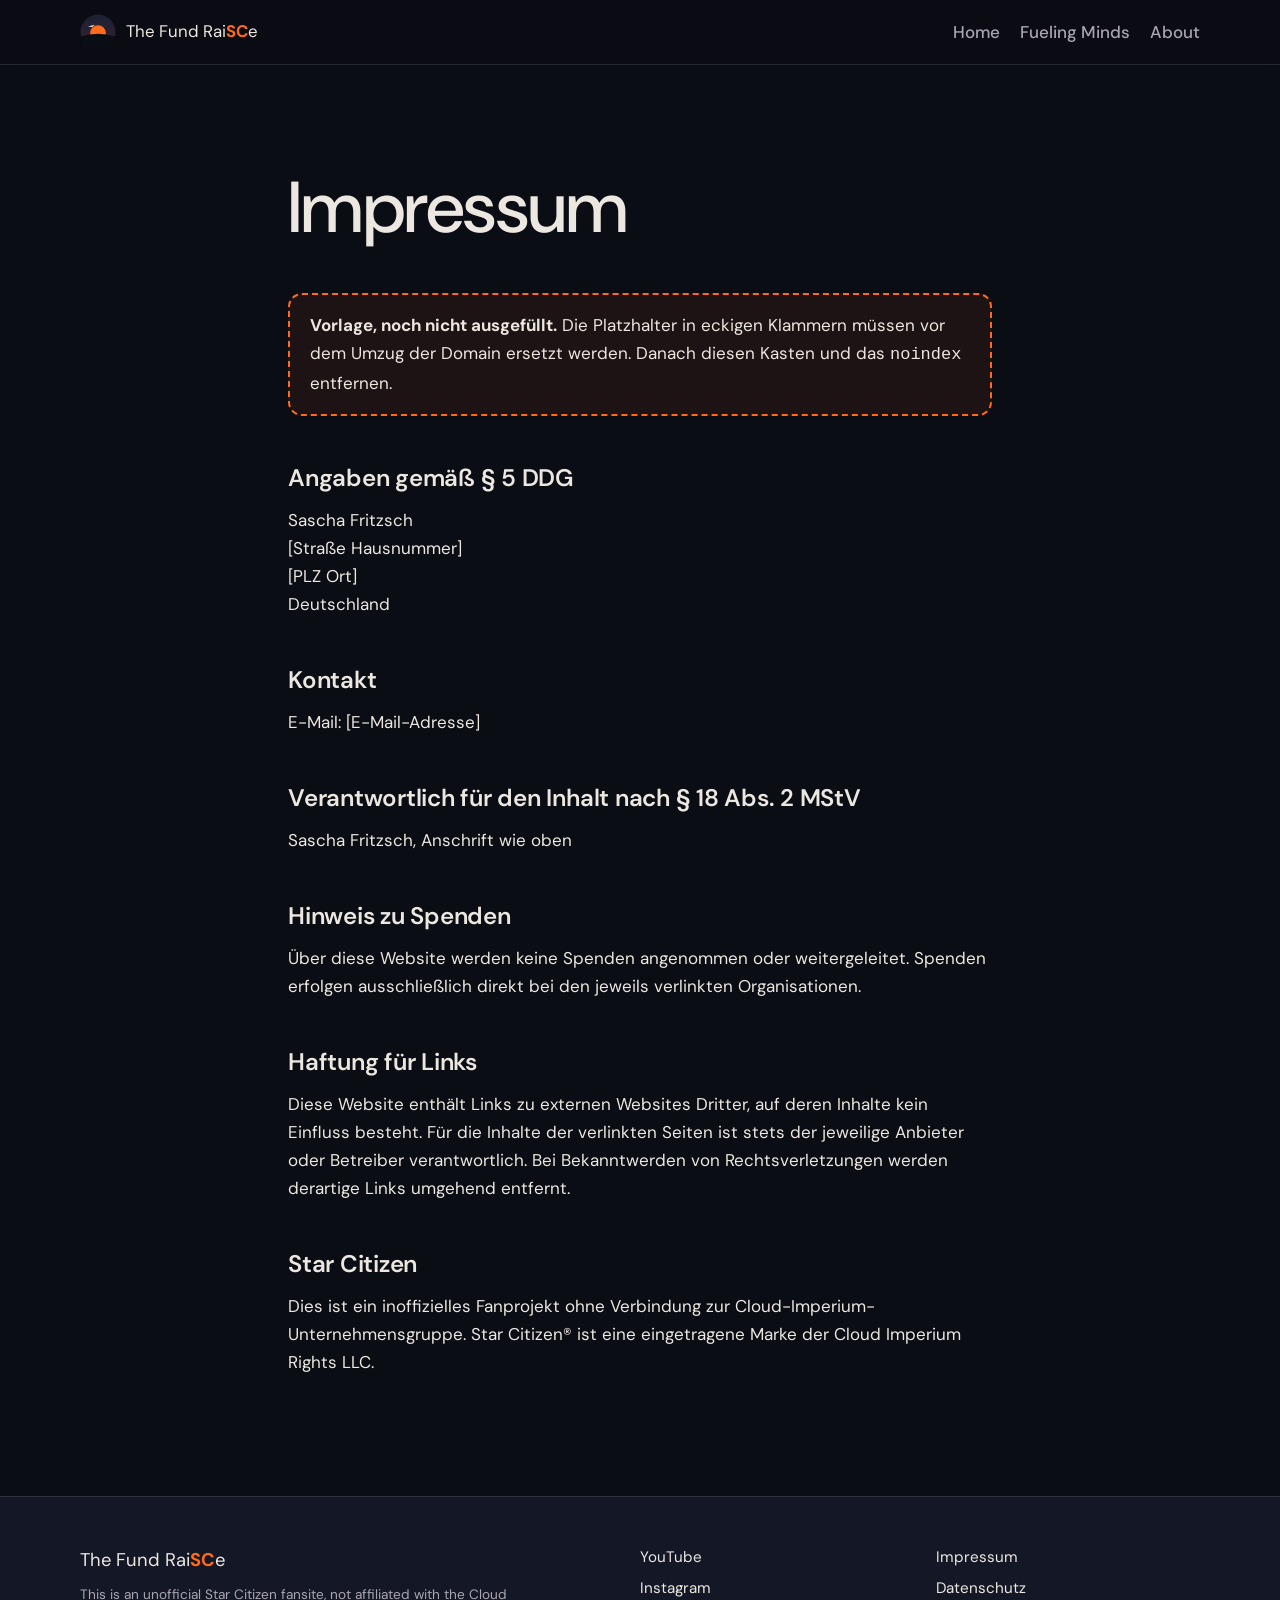
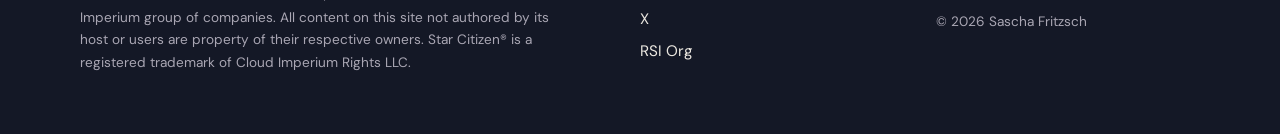
<file: impressum/index.html>
<!DOCTYPE html><html lang="en" data-astro-cid-hkbrpulz>
<head><meta charset="utf-8"><meta name="viewport" content="width=device-width, initial-scale=1"><title>Impressum · The Fund RaiSCe</title><meta name="description" content="Calm flights through the Star Citizen universe. Watch for free, and if you like what you see, support an organization for children’s education. We never touch your money."><meta name="robots" content="noindex"><link rel="icon" type="image/svg+xml" href="../favicon.svg"><meta property="og:title" content="Impressum · The Fund RaiSCe"><meta property="og:description" content="Calm flights through the Star Citizen universe. Watch for free, and if you like what you see, support an organization for children’s education. We never touch your money."><meta property="og:type" content="website"><meta name="theme-color" content="#0b0d14"><link rel="preconnect" href="https://fonts.googleapis.com"><link rel="preconnect" href="https://fonts.gstatic.com" crossorigin><link href="https://fonts.googleapis.com/css2?family=DM+Sans:wght@100..1000&display=swap" rel="stylesheet"><style id="base-styles">:root{--bg:#0b0d14;--bg-raised:#141826;--bg-soft:#1b2133;--text:#ece8e1;--text-muted:#a9a6b3;--accent:#ff6b1a;--accent-strong:#ff8a45;--accent-ink:#1a0d05;--line:#ece8e11f;--radius:14px;--max:1120px;--font:"DM Sans", system-ui, -apple-system, "Segoe UI", sans-serif;color-scheme:dark}*,:before,:after{box-sizing:border-box}html{scroll-behavior:smooth}body{background:var(--bg);color:var(--text);font-family:var(--font);-webkit-font-smoothing:antialiased;margin:0;font-size:1.0625rem;line-height:1.65}img,svg{max-width:100%;display:block}a{color:var(--accent-strong);text-underline-offset:.18em}a:hover{color:var(--accent)}h1,h2,h3{letter-spacing:-.01em;margin:0 0 .6em;font-weight:600;line-height:1.15}h1{font-size:clamp(2.4rem,6vw,4.5rem);font-weight:500}h2{font-size:clamp(1.6rem,3.5vw,2.4rem)}h3{font-size:1.25rem}p{margin:0 0 1em}.container{width:min(100% - 2.5rem, var(--max));margin-inline:auto}.section{padding-block:clamp(3.5rem,8vw,6.5rem)}.eyebrow{letter-spacing:.14em;text-transform:uppercase;color:var(--accent-strong);margin-bottom:.8rem;font-size:.8rem}.lead{color:var(--text-muted);max-width:42rem;font-size:clamp(1.1rem,2vw,1.3rem)}.btn{border:2px solid #0000;border-radius:999px;justify-content:center;align-items:center;gap:.5em;min-height:48px;padding:.75em 1.5em;font-weight:600;text-decoration:none;transition:background .15s,color .15s,border-color .15s;display:inline-flex}.btn-primary{background:var(--accent);color:var(--accent-ink)}.btn-primary:hover{background:var(--accent-strong);color:var(--accent-ink)}.btn-secondary{border-color:var(--text);color:var(--text)}.btn-secondary:hover{background:var(--text);color:var(--bg)}.todo{border:2px dashed var(--accent);border-radius:var(--radius);color:var(--text);background:#ff6b1a14;padding:1rem 1.25rem}:focus-visible{outline:3px solid var(--accent-strong);outline-offset:3px}.skip-link{background:var(--accent);color:var(--accent-ink);z-index:100;border-radius:8px;padding:.5rem 1rem;position:absolute;top:-4rem;left:1rem}.skip-link:focus{top:1rem}.prose{max-width:44rem}.prose h2{margin-top:2em;font-size:1.5rem}.prose h3{margin-top:1.6em}@media (prefers-reduced-motion:reduce){html{scroll-behavior:auto}*,:before,:after{transition:none!important;animation:none!important}}.site-header[data-astro-cid-hkbrpulz]{z-index:50;backdrop-filter:blur(10px);border-bottom:1px solid var(--line);background:#0b0d14d1;position:sticky;top:0}.header-inner[data-astro-cid-hkbrpulz]{flex-wrap:wrap;justify-content:space-between;align-items:center;gap:1rem;min-height:64px;display:flex}.brand[data-astro-cid-hkbrpulz]{color:var(--text);align-items:center;gap:.6rem;font-size:1.05rem;text-decoration:none;display:flex}.brand[data-astro-cid-hkbrpulz] strong[data-astro-cid-hkbrpulz]{color:var(--accent);font-weight:700}nav[data-astro-cid-hkbrpulz] ul[data-astro-cid-hkbrpulz]{flex-wrap:wrap;gap:.25rem 1.25rem;margin:0;padding:0;list-style:none;display:flex}.site-header[data-astro-cid-hkbrpulz] nav[data-astro-cid-hkbrpulz] a[data-astro-cid-hkbrpulz]{color:var(--text-muted);padding-block:.6rem;font-weight:500;text-decoration:none;display:inline-block}.site-header[data-astro-cid-hkbrpulz] nav[data-astro-cid-hkbrpulz] a[data-astro-cid-hkbrpulz]:hover,.site-header[data-astro-cid-hkbrpulz] nav[data-astro-cid-hkbrpulz] a[data-astro-cid-hkbrpulz][aria-current=page]{color:var(--text)}.site-header[data-astro-cid-hkbrpulz] nav[data-astro-cid-hkbrpulz] a[data-astro-cid-hkbrpulz][aria-current=page]{box-shadow:inset 0 -2px 0 var(--accent)}.site-footer[data-astro-cid-hkbrpulz]{border-top:1px solid var(--line);background:var(--bg-raised);padding-block:3rem;font-size:.95rem}.footer-inner[data-astro-cid-hkbrpulz]{grid-template-columns:2fr 1fr 1fr;gap:2rem;display:grid}.footer-inner[data-astro-cid-hkbrpulz] ul[data-astro-cid-hkbrpulz]{flex-direction:column;gap:.4rem}.footer-inner[data-astro-cid-hkbrpulz] a[data-astro-cid-hkbrpulz]{color:var(--text);text-decoration:none}.footer-inner[data-astro-cid-hkbrpulz] a[data-astro-cid-hkbrpulz]:hover{color:var(--accent-strong);text-decoration:underline}.footer-brand[data-astro-cid-hkbrpulz]{margin-bottom:.4rem;font-size:1.15rem}.footer-brand[data-astro-cid-hkbrpulz] strong[data-astro-cid-hkbrpulz]{color:var(--accent)}.footer-note[data-astro-cid-hkbrpulz]{color:var(--text-muted);max-width:30rem;margin-top:.6rem;font-size:.85rem}@media (width<=720px){.footer-inner[data-astro-cid-hkbrpulz]{grid-template-columns:1fr}}
</style></head><body data-astro-cid-hkbrpulz><a class="skip-link" href="#main" data-astro-cid-hkbrpulz>Skip to content</a><header class="site-header" data-astro-cid-hkbrpulz><div class="container header-inner" data-astro-cid-hkbrpulz><a class="brand" href="../index.html" aria-label="The Fund RaiSCe – home" data-astro-cid-hkbrpulz><img src="../favicon.svg" alt="" width="36" height="36" data-astro-cid-hkbrpulz><span data-astro-cid-hkbrpulz>The Fund Rai<strong data-astro-cid-hkbrpulz>SC</strong>e</span></a><nav aria-label="Main" data-astro-cid-hkbrpulz><ul data-astro-cid-hkbrpulz><li data-astro-cid-hkbrpulz><a href="../index.html" data-astro-cid-hkbrpulz>Home</a></li><li data-astro-cid-hkbrpulz><a href="../fueling-minds/index.html" data-astro-cid-hkbrpulz>Fueling Minds</a></li><li data-astro-cid-hkbrpulz><a href="../about/index.html" data-astro-cid-hkbrpulz>About</a></li></ul></nav></div></header><main id="main" data-astro-cid-hkbrpulz><section class="section"><div class="container prose" lang="de"><h1>Impressum</h1><div class="todo"><strong>Vorlage, noch nicht ausgefüllt.</strong> Die Platzhalter in eckigen Klammern müssen vor dem Umzug der Domain ersetzt werden. Danach diesen Kasten und das <code>noindex</code> entfernen.</div><h2>Angaben gemäß § 5 DDG</h2><p>Sascha Fritzsch<br>[Straße Hausnummer]<br>[PLZ Ort]<br>Deutschland</p><h2>Kontakt</h2><p>E-Mail: [E-Mail-Adresse]</p><h2>Verantwortlich für den Inhalt nach § 18 Abs. 2 MStV</h2><p>Sascha Fritzsch, Anschrift wie oben</p><h2>Hinweis zu Spenden</h2><p>Über diese Website werden keine Spenden angenommen oder weitergeleitet. Spenden erfolgen ausschließlich direkt bei den jeweils verlinkten Organisationen.</p><h2>Haftung für Links</h2><p>Diese Website enthält Links zu externen Websites Dritter, auf deren Inhalte kein Einfluss besteht. Für die Inhalte der verlinkten Seiten ist stets der jeweilige Anbieter oder Betreiber verantwortlich. Bei Bekanntwerden von Rechtsverletzungen werden derartige Links umgehend entfernt.</p><h2>Star Citizen</h2><p>Dies ist ein inoffizielles Fanprojekt ohne Verbindung zur Cloud-Imperium-Unternehmensgruppe. Star Citizen® ist eine eingetragene Marke der Cloud Imperium Rights LLC.</p></div></section></main><footer class="site-footer" data-astro-cid-hkbrpulz><div class="container footer-inner" data-astro-cid-hkbrpulz><div data-astro-cid-hkbrpulz><p class="footer-brand" data-astro-cid-hkbrpulz>The Fund Rai<strong data-astro-cid-hkbrpulz>SC</strong>e</p><p class="footer-note" data-astro-cid-hkbrpulz>This is an unofficial Star Citizen fansite, not affiliated with the Cloud Imperium group of companies. All content on this site not authored by its host or users are property of their respective owners. Star Citizen® is a registered trademark of Cloud Imperium Rights LLC.</p></div><nav aria-label="Social media" data-astro-cid-hkbrpulz><ul data-astro-cid-hkbrpulz><li data-astro-cid-hkbrpulz><a href="https://www.youtube.com/@FundRaiSCe" rel="noopener" target="_blank" data-astro-cid-hkbrpulz>YouTube</a></li><li data-astro-cid-hkbrpulz><a href="https://www.instagram.com/fundraisce/" rel="noopener" target="_blank" data-astro-cid-hkbrpulz>Instagram</a></li><li data-astro-cid-hkbrpulz><a href="https://x.com/fundraisce" rel="noopener" target="_blank" data-astro-cid-hkbrpulz>X</a></li><li data-astro-cid-hkbrpulz><a href="https://robertsspaceindustries.com/orgs/FUNDRAISCE" rel="noopener" target="_blank" data-astro-cid-hkbrpulz>RSI Org</a></li></ul></nav><nav aria-label="Legal" data-astro-cid-hkbrpulz><ul data-astro-cid-hkbrpulz><li data-astro-cid-hkbrpulz><a href="index.html" data-astro-cid-hkbrpulz>Impressum</a></li><li data-astro-cid-hkbrpulz><a href="../datenschutz/index.html" data-astro-cid-hkbrpulz>Datenschutz</a></li></ul><p class="footer-note" data-astro-cid-hkbrpulz>© 2026 Sascha Fritzsch</p></nav></div></footer></body>
</html>
</file>
